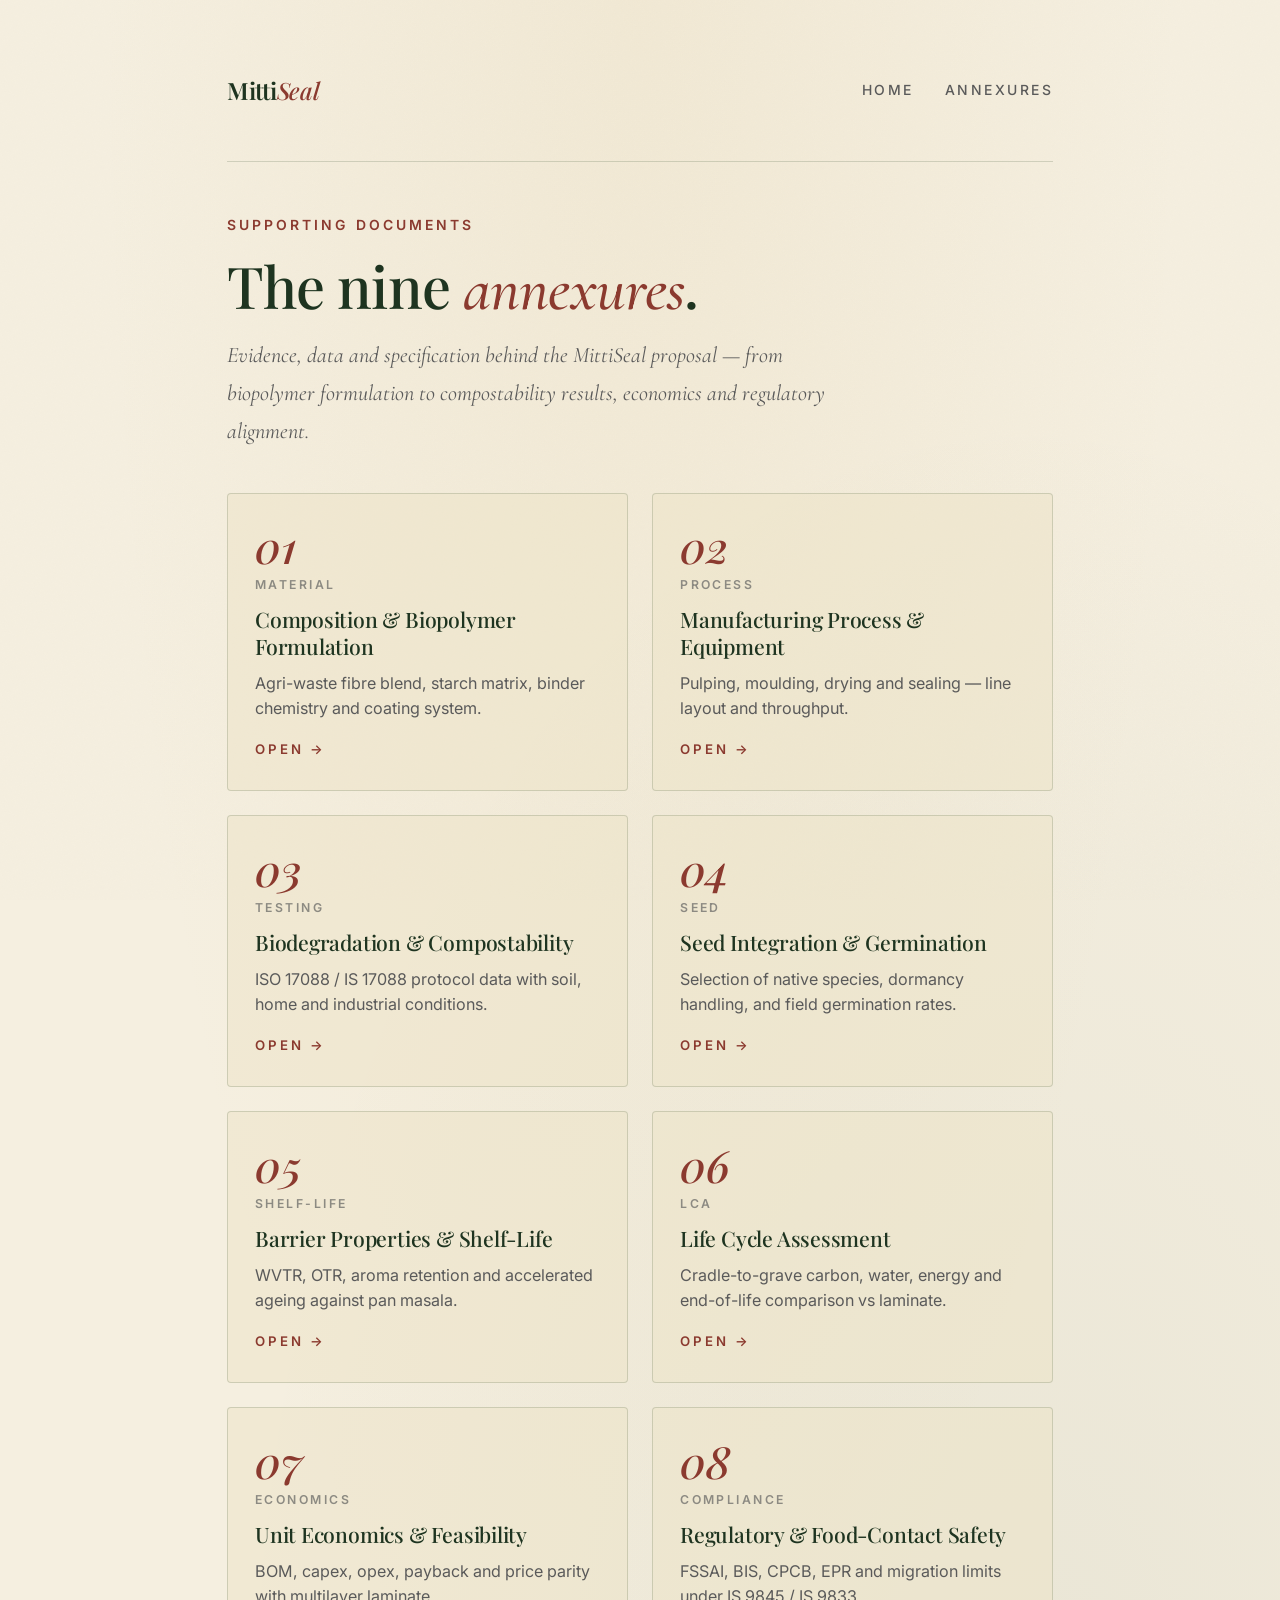
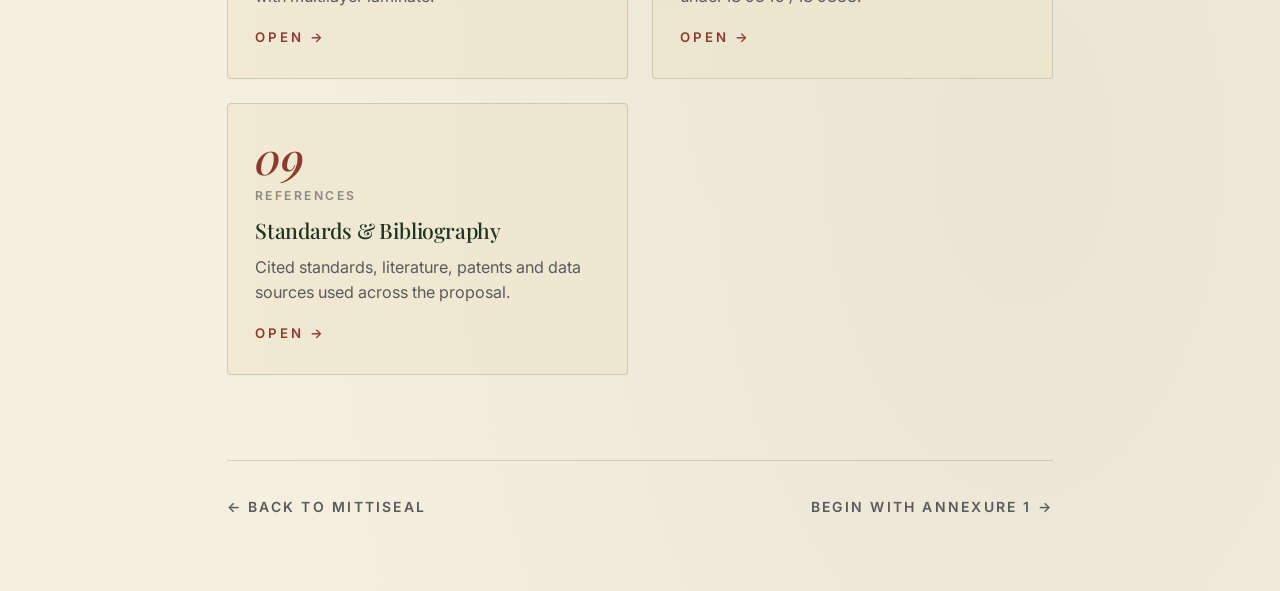
<file: annexure/index.html>
<!DOCTYPE html>
<html lang="en">
<head>
  <meta charset="UTF-8">
  <meta name="viewport" content="width=device-width, initial-scale=1.0">
  <title>Annexures — MittiSeal</title>
  <meta name="description" content="Supporting annexures for the MittiSeal proposal — material, process, testing, LCA, economics and compliance.">
  <link rel="icon" type="image/svg+xml" href="data:image/svg+xml,%3Csvg xmlns='http://www.w3.org/2000/svg' viewBox='0 0 64 64'%3E%3Crect width='64' height='64' rx='12' fill='%232D4A2B'/%3E%3Ccircle cx='32' cy='32' r='18' fill='%238B3A2F'/%3E%3Cpath d='M32 18 Q36 26 32 34 Q28 26 32 18 Z' fill='%23C9A961'/%3E%3Ccircle cx='32' cy='36' r='3' fill='%23C9A961'/%3E%3C/svg%3E">
  <link rel="preconnect" href="https://fonts.googleapis.com">
  <link rel="preconnect" href="https://fonts.gstatic.com" crossorigin>
  <link href="https://fonts.googleapis.com/css2?family=Playfair+Display:ital,wght@0,400;0,500;0,600;0,700;1,400;1,500&family=Inter:wght@300;400;500;600;700&family=Cormorant+Garamond:ital,wght@0,300;0,400;0,500;1,300;1,400&display=swap" rel="stylesheet">
  <link rel="stylesheet" href="../assets/base.css">
  <link rel="stylesheet" href="style.css">
</head>
<body>
  <div class="wrap">

    <header class="topbar">
      <a href="../index.html" class="brand">Mitti<span>Seal</span></a>
      <nav>
        <a href="../index.html">Home</a>
        <a href="index.html">Annexures</a>
      </nav>
    </header>

    <section>
      <span class="eyebrow">Supporting Documents</span>
      <h1 class="display">The nine <em>annexures</em>.</h1>
      <p class="subtitle">Evidence, data and specification behind the MittiSeal proposal &mdash; from biopolymer formulation to compostability results, economics and regulatory alignment.</p>

      <div class="grid">

        <a href="1/index.html" class="card">
          <span class="num">01</span>
          <span class="tag">Material</span>
          <h3>Composition &amp; Biopolymer Formulation</h3>
          <p>Agri-waste fibre blend, starch matrix, binder chemistry and coating system.</p>
          <span class="arrow">Open &rarr;</span>
        </a>

        <a href="2/index.html" class="card">
          <span class="num">02</span>
          <span class="tag">Process</span>
          <h3>Manufacturing Process &amp; Equipment</h3>
          <p>Pulping, moulding, drying and sealing — line layout and throughput.</p>
          <span class="arrow">Open &rarr;</span>
        </a>

        <a href="3/index.html" class="card">
          <span class="num">03</span>
          <span class="tag">Testing</span>
          <h3>Biodegradation &amp; Compostability</h3>
          <p>ISO 17088 / IS 17088 protocol data with soil, home and industrial conditions.</p>
          <span class="arrow">Open &rarr;</span>
        </a>

        <a href="4/index.html" class="card">
          <span class="num">04</span>
          <span class="tag">Seed</span>
          <h3>Seed Integration &amp; Germination</h3>
          <p>Selection of native species, dormancy handling, and field germination rates.</p>
          <span class="arrow">Open &rarr;</span>
        </a>

        <a href="5/index.html" class="card">
          <span class="num">05</span>
          <span class="tag">Shelf-life</span>
          <h3>Barrier Properties &amp; Shelf-Life</h3>
          <p>WVTR, OTR, aroma retention and accelerated ageing against pan masala.</p>
          <span class="arrow">Open &rarr;</span>
        </a>

        <a href="6/index.html" class="card">
          <span class="num">06</span>
          <span class="tag">LCA</span>
          <h3>Life Cycle Assessment</h3>
          <p>Cradle-to-grave carbon, water, energy and end-of-life comparison vs laminate.</p>
          <span class="arrow">Open &rarr;</span>
        </a>

        <a href="7/index.html" class="card">
          <span class="num">07</span>
          <span class="tag">Economics</span>
          <h3>Unit Economics &amp; Feasibility</h3>
          <p>BOM, capex, opex, payback and price parity with multilayer laminate.</p>
          <span class="arrow">Open &rarr;</span>
        </a>

        <a href="8/index.html" class="card">
          <span class="num">08</span>
          <span class="tag">Compliance</span>
          <h3>Regulatory &amp; Food-Contact Safety</h3>
          <p>FSSAI, BIS, CPCB, EPR and migration limits under IS&nbsp;9845 / IS&nbsp;9833.</p>
          <span class="arrow">Open &rarr;</span>
        </a>

        <a href="9/index.html" class="card">
          <span class="num">09</span>
          <span class="tag">References</span>
          <h3>Standards &amp; Bibliography</h3>
          <p>Cited standards, literature, patents and data sources used across the proposal.</p>
          <span class="arrow">Open &rarr;</span>
        </a>

      </div>
    </section>

    <div class="annex-foot">
      <a href="../index.html">&larr; Back to MittiSeal</a>
      <div class="spacer"></div>
      <a href="1/index.html">Begin with Annexure 1 &rarr;</a>
    </div>

  </div>
</body>
</html>
</file>
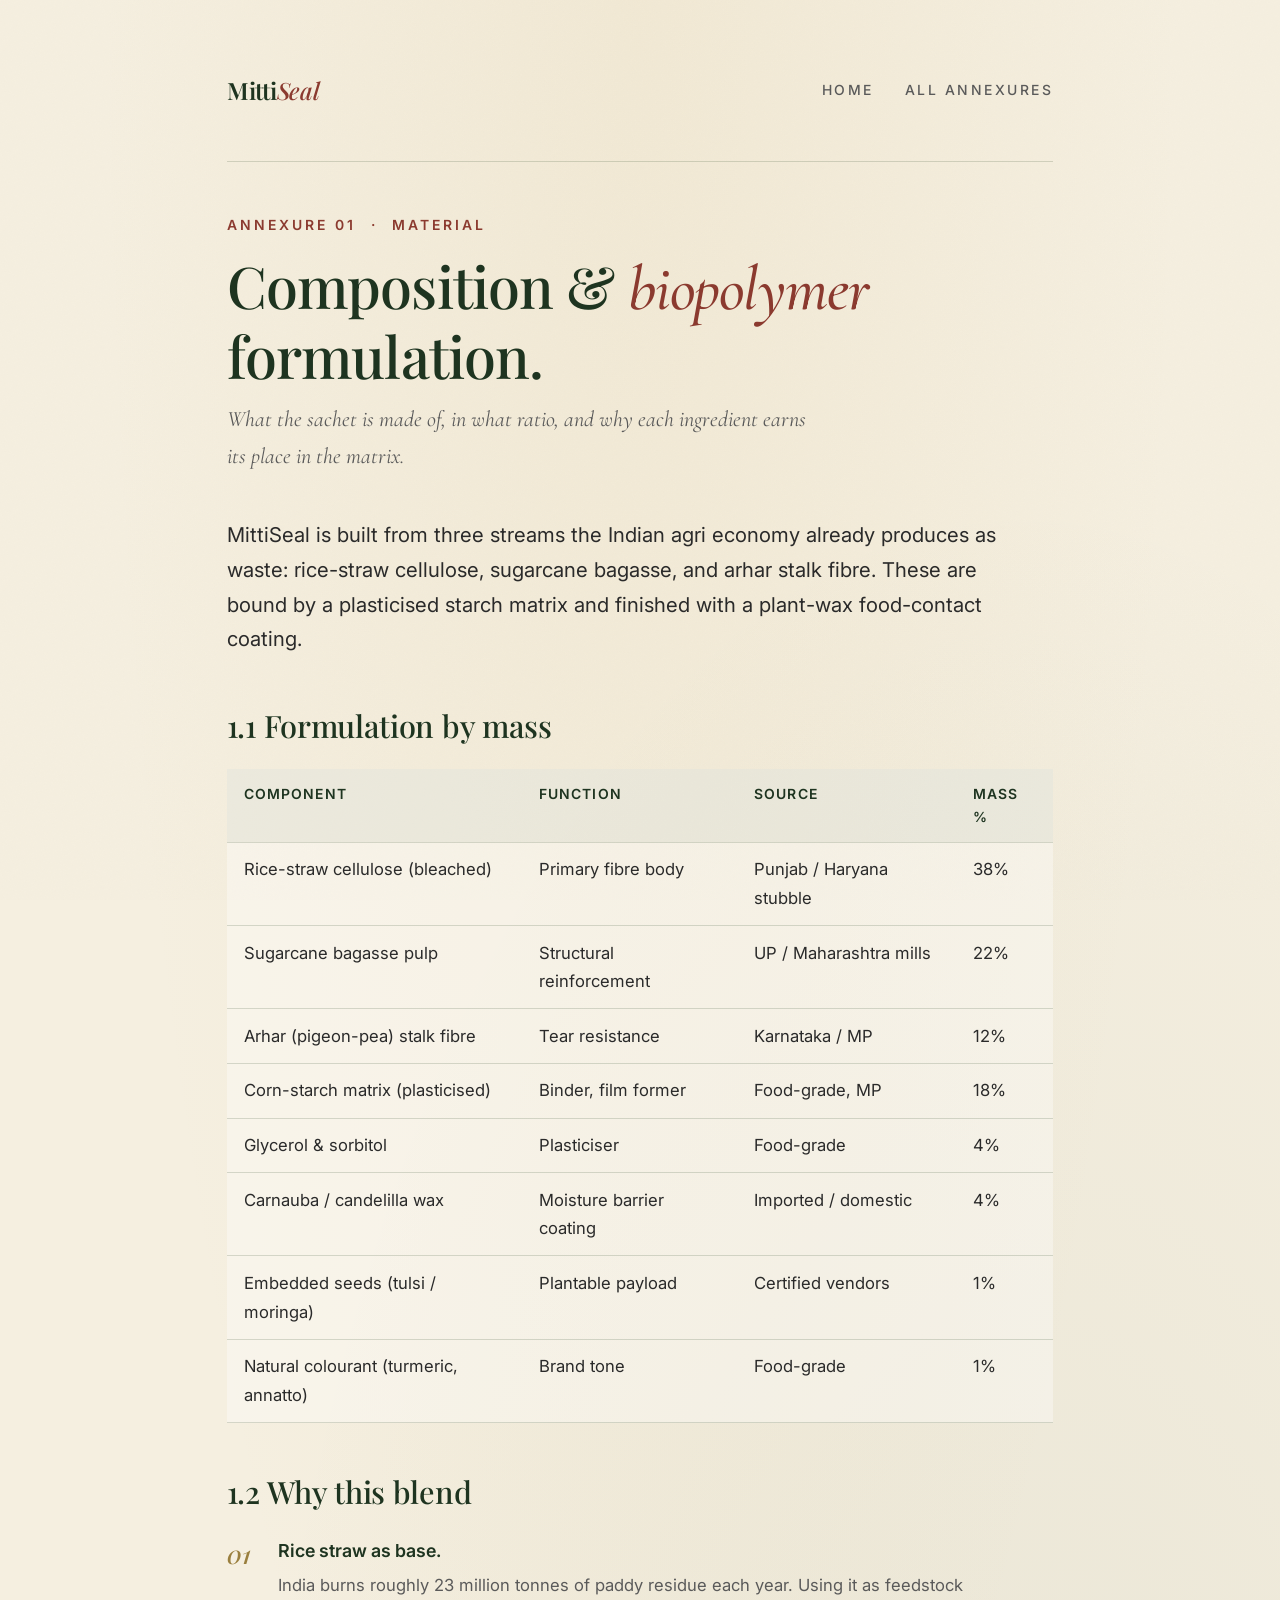
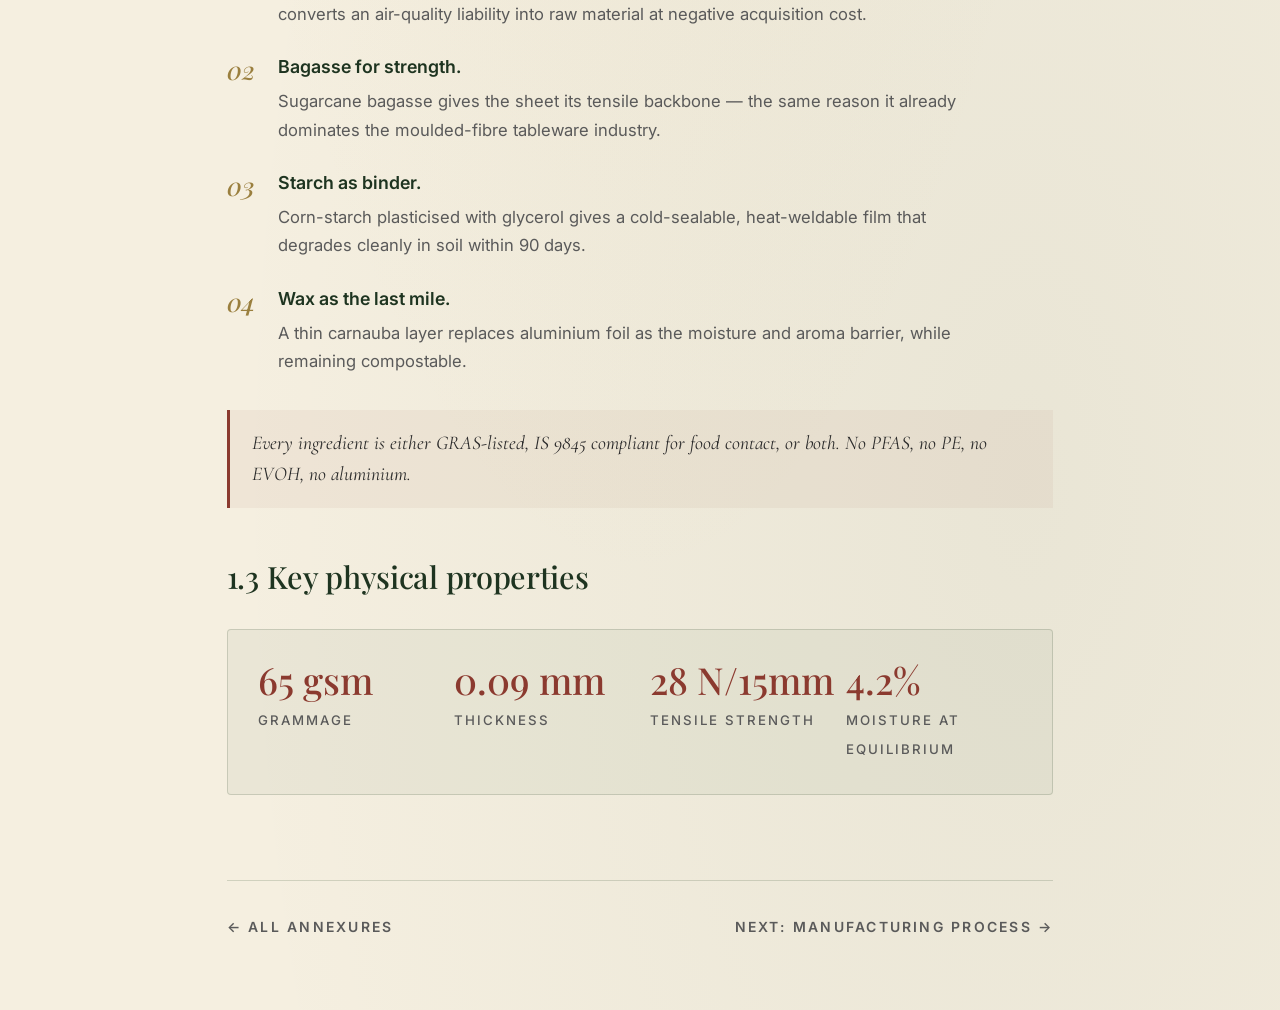
<file: annexure/1/index.html>
<!DOCTYPE html>
<html lang="en">
<head>
  <meta charset="UTF-8">
  <meta name="viewport" content="width=device-width, initial-scale=1.0">
  <title>Annexure 1 — Material Composition — MittiSeal</title>
  <link rel="icon" type="image/svg+xml" href="data:image/svg+xml,%3Csvg xmlns='http://www.w3.org/2000/svg' viewBox='0 0 64 64'%3E%3Crect width='64' height='64' rx='12' fill='%232D4A2B'/%3E%3Ccircle cx='32' cy='32' r='18' fill='%238B3A2F'/%3E%3C/svg%3E">
  <link rel="preconnect" href="https://fonts.googleapis.com">
  <link rel="preconnect" href="https://fonts.gstatic.com" crossorigin>
  <link href="https://fonts.googleapis.com/css2?family=Playfair+Display:ital,wght@0,400;0,500;0,600;0,700;1,400;1,500&family=Inter:wght@300;400;500;600;700&family=Cormorant+Garamond:ital,wght@0,300;0,400;0,500;1,300;1,400&display=swap" rel="stylesheet">
  <link rel="stylesheet" href="../../assets/base.css">
  <link rel="stylesheet" href="../style.css">
</head>
<body>
  <div class="wrap">

    <header class="topbar">
      <a href="../../index.html" class="brand">Mitti<span>Seal</span></a>
      <nav>
        <a href="../../index.html">Home</a>
        <a href="../index.html">All Annexures</a>
      </nav>
    </header>

    <span class="eyebrow">Annexure 01 &nbsp;·&nbsp; Material</span>
    <h1 class="display">Composition &amp; <em>biopolymer</em> formulation.</h1>
    <p class="subtitle">What the sachet is made of, in what ratio, and why each ingredient earns its place in the matrix.</p>

    <p class="lede">MittiSeal is built from three streams the Indian agri economy already produces as waste: rice-straw cellulose, sugarcane bagasse, and arhar stalk fibre. These are bound by a plasticised starch matrix and finished with a plant-wax food-contact coating.</p>

    <h2>1.1 Formulation by mass</h2>
    <div class="table-wrap">
      <table>
        <thead>
          <tr><th>Component</th><th>Function</th><th>Source</th><th>Mass %</th></tr>
        </thead>
        <tbody>
          <tr><td>Rice-straw cellulose (bleached)</td><td>Primary fibre body</td><td>Punjab / Haryana stubble</td><td>38%</td></tr>
          <tr><td>Sugarcane bagasse pulp</td><td>Structural reinforcement</td><td>UP / Maharashtra mills</td><td>22%</td></tr>
          <tr><td>Arhar (pigeon-pea) stalk fibre</td><td>Tear resistance</td><td>Karnataka / MP</td><td>12%</td></tr>
          <tr><td>Corn-starch matrix (plasticised)</td><td>Binder, film former</td><td>Food-grade, MP</td><td>18%</td></tr>
          <tr><td>Glycerol &amp; sorbitol</td><td>Plasticiser</td><td>Food-grade</td><td>4%</td></tr>
          <tr><td>Carnauba / candelilla wax</td><td>Moisture barrier coating</td><td>Imported / domestic</td><td>4%</td></tr>
          <tr><td>Embedded seeds (tulsi / moringa)</td><td>Plantable payload</td><td>Certified vendors</td><td>1%</td></tr>
          <tr><td>Natural colourant (turmeric, annatto)</td><td>Brand tone</td><td>Food-grade</td><td>1%</td></tr>
        </tbody>
      </table>
    </div>

    <h2>1.2 Why this blend</h2>
    <div class="steps">
      <div class="step">
        <h4>Rice straw as base.</h4>
        <p>India burns roughly 23 million tonnes of paddy residue each year. Using it as feedstock converts an air-quality liability into raw material at negative acquisition cost.</p>
      </div>
      <div class="step">
        <h4>Bagasse for strength.</h4>
        <p>Sugarcane bagasse gives the sheet its tensile backbone — the same reason it already dominates the moulded-fibre tableware industry.</p>
      </div>
      <div class="step">
        <h4>Starch as binder.</h4>
        <p>Corn-starch plasticised with glycerol gives a cold-sealable, heat-weldable film that degrades cleanly in soil within 90 days.</p>
      </div>
      <div class="step">
        <h4>Wax as the last mile.</h4>
        <p>A thin carnauba layer replaces aluminium foil as the moisture and aroma barrier, while remaining compostable.</p>
      </div>
    </div>

    <div class="callout">Every ingredient is either GRAS-listed, IS&nbsp;9845 compliant for food contact, or both. No PFAS, no PE, no EVOH, no aluminium.</div>

    <h2>1.3 Key physical properties</h2>
    <div class="stats">
      <div class="stat"><span class="num">65&nbsp;gsm</span><span class="lbl">Grammage</span></div>
      <div class="stat"><span class="num">0.09&nbsp;mm</span><span class="lbl">Thickness</span></div>
      <div class="stat"><span class="num">28&nbsp;N/15mm</span><span class="lbl">Tensile strength</span></div>
      <div class="stat"><span class="num">4.2%</span><span class="lbl">Moisture at equilibrium</span></div>
    </div>

    <div class="annex-foot">
      <a href="../index.html">&larr; All annexures</a>
      <div class="spacer"></div>
      <a href="../2/index.html">Next: Manufacturing Process &rarr;</a>
    </div>

  </div>
</body>
</html>
</file>
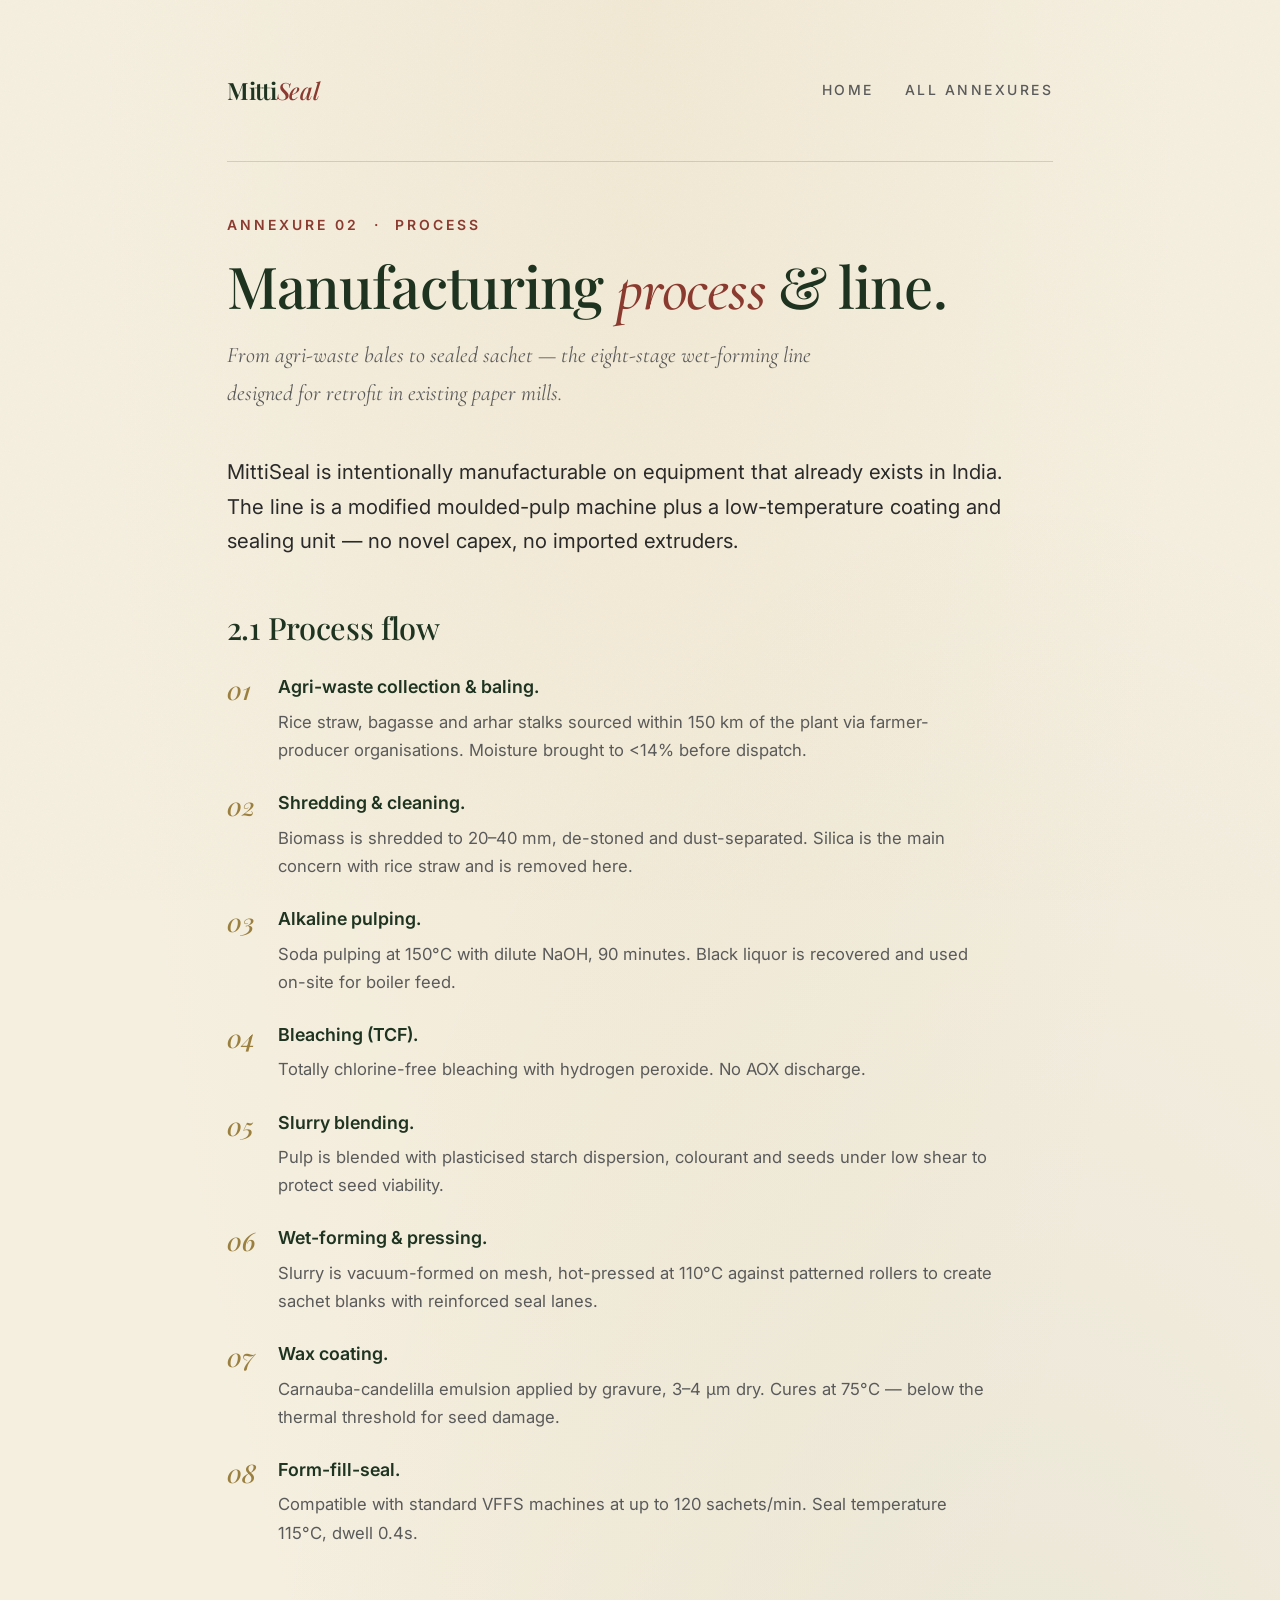
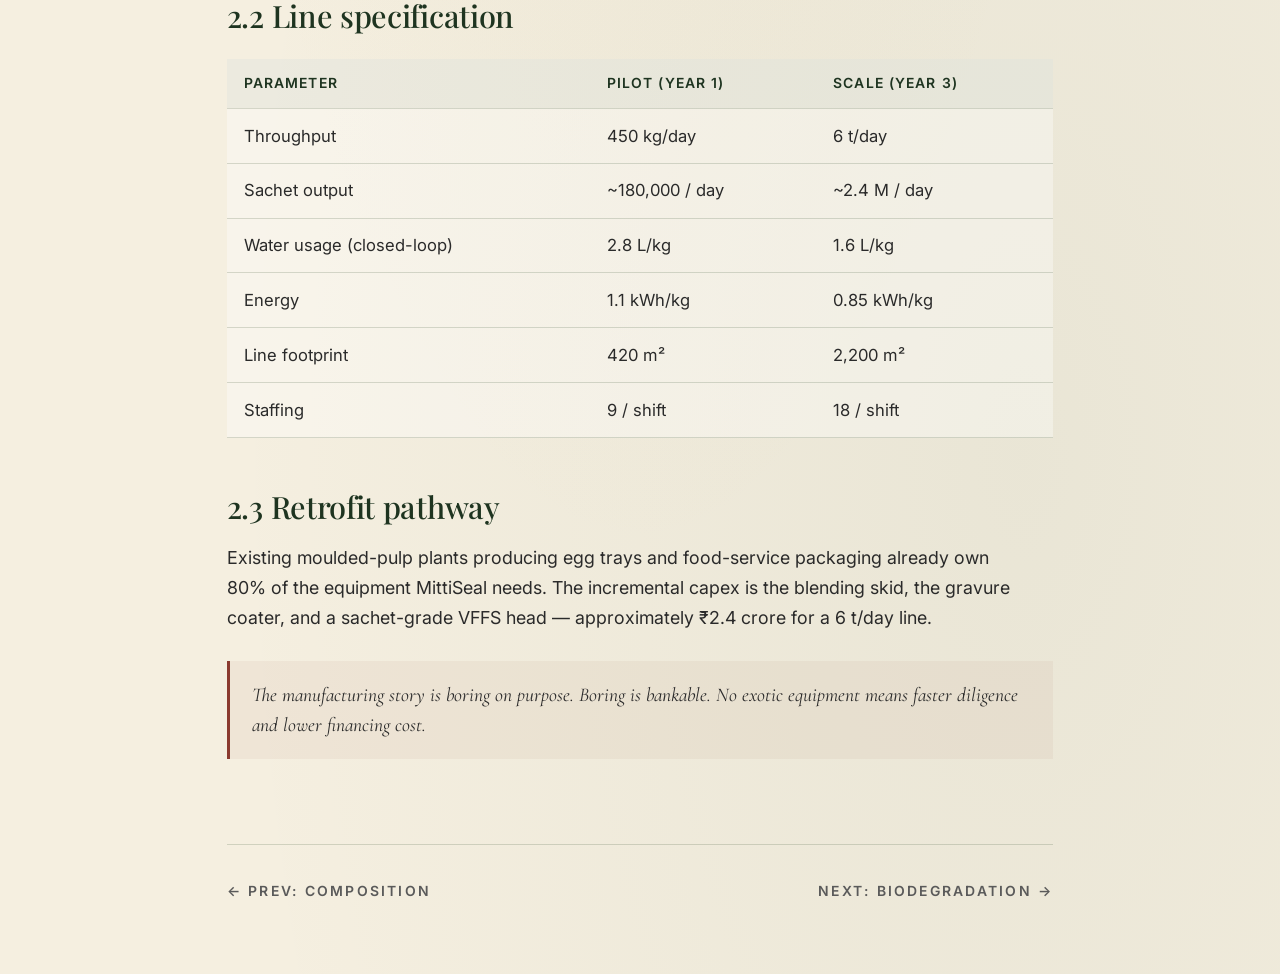
<file: annexure/2/index.html>
<!DOCTYPE html>
<html lang="en">
<head>
  <meta charset="UTF-8">
  <meta name="viewport" content="width=device-width, initial-scale=1.0">
  <title>Annexure 2 — Manufacturing Process — MittiSeal</title>
  <link rel="icon" type="image/svg+xml" href="data:image/svg+xml,%3Csvg xmlns='http://www.w3.org/2000/svg' viewBox='0 0 64 64'%3E%3Crect width='64' height='64' rx='12' fill='%232D4A2B'/%3E%3Ccircle cx='32' cy='32' r='18' fill='%238B3A2F'/%3E%3C/svg%3E">
  <link rel="preconnect" href="https://fonts.googleapis.com">
  <link rel="preconnect" href="https://fonts.gstatic.com" crossorigin>
  <link href="https://fonts.googleapis.com/css2?family=Playfair+Display:ital,wght@0,400;0,500;0,600;0,700;1,400;1,500&family=Inter:wght@300;400;500;600;700&family=Cormorant+Garamond:ital,wght@0,300;0,400;0,500;1,300;1,400&display=swap" rel="stylesheet">
  <link rel="stylesheet" href="../../assets/base.css">
  <link rel="stylesheet" href="../style.css">
</head>
<body>
  <div class="wrap">

    <header class="topbar">
      <a href="../../index.html" class="brand">Mitti<span>Seal</span></a>
      <nav>
        <a href="../../index.html">Home</a>
        <a href="../index.html">All Annexures</a>
      </nav>
    </header>

    <span class="eyebrow">Annexure 02 &nbsp;·&nbsp; Process</span>
    <h1 class="display">Manufacturing <em>process</em> &amp; line.</h1>
    <p class="subtitle">From agri-waste bales to sealed sachet — the eight-stage wet-forming line designed for retrofit in existing paper mills.</p>

    <p class="lede">MittiSeal is intentionally manufacturable on equipment that already exists in India. The line is a modified moulded-pulp machine plus a low-temperature coating and sealing unit — no novel capex, no imported extruders.</p>

    <h2>2.1 Process flow</h2>
    <div class="steps">
      <div class="step">
        <h4>Agri-waste collection &amp; baling.</h4>
        <p>Rice straw, bagasse and arhar stalks sourced within 150 km of the plant via farmer-producer organisations. Moisture brought to &lt;14% before dispatch.</p>
      </div>
      <div class="step">
        <h4>Shredding &amp; cleaning.</h4>
        <p>Biomass is shredded to 20–40 mm, de-stoned and dust-separated. Silica is the main concern with rice straw and is removed here.</p>
      </div>
      <div class="step">
        <h4>Alkaline pulping.</h4>
        <p>Soda pulping at 150&deg;C with dilute NaOH, 90 minutes. Black liquor is recovered and used on-site for boiler feed.</p>
      </div>
      <div class="step">
        <h4>Bleaching (TCF).</h4>
        <p>Totally chlorine-free bleaching with hydrogen peroxide. No AOX discharge.</p>
      </div>
      <div class="step">
        <h4>Slurry blending.</h4>
        <p>Pulp is blended with plasticised starch dispersion, colourant and seeds under low shear to protect seed viability.</p>
      </div>
      <div class="step">
        <h4>Wet-forming &amp; pressing.</h4>
        <p>Slurry is vacuum-formed on mesh, hot-pressed at 110&deg;C against patterned rollers to create sachet blanks with reinforced seal lanes.</p>
      </div>
      <div class="step">
        <h4>Wax coating.</h4>
        <p>Carnauba-candelilla emulsion applied by gravure, 3–4 &micro;m dry. Cures at 75&deg;C — below the thermal threshold for seed damage.</p>
      </div>
      <div class="step">
        <h4>Form-fill-seal.</h4>
        <p>Compatible with standard VFFS machines at up to 120 sachets/min. Seal temperature 115&deg;C, dwell 0.4s.</p>
      </div>
    </div>

    <h2>2.2 Line specification</h2>
    <div class="table-wrap">
      <table>
        <thead><tr><th>Parameter</th><th>Pilot (Year 1)</th><th>Scale (Year 3)</th></tr></thead>
        <tbody>
          <tr><td>Throughput</td><td>450 kg/day</td><td>6 t/day</td></tr>
          <tr><td>Sachet output</td><td>~180,000 / day</td><td>~2.4 M / day</td></tr>
          <tr><td>Water usage (closed-loop)</td><td>2.8 L/kg</td><td>1.6 L/kg</td></tr>
          <tr><td>Energy</td><td>1.1 kWh/kg</td><td>0.85 kWh/kg</td></tr>
          <tr><td>Line footprint</td><td>420 m&sup2;</td><td>2,200 m&sup2;</td></tr>
          <tr><td>Staffing</td><td>9 / shift</td><td>18 / shift</td></tr>
        </tbody>
      </table>
    </div>

    <h2>2.3 Retrofit pathway</h2>
    <p>Existing moulded-pulp plants producing egg trays and food-service packaging already own 80% of the equipment MittiSeal needs. The incremental capex is the blending skid, the gravure coater, and a sachet-grade VFFS head &mdash; approximately &#8377;2.4&nbsp;crore for a 6 t/day line.</p>

    <div class="callout">The manufacturing story is boring on purpose. Boring is bankable. No exotic equipment means faster diligence and lower financing cost.</div>

    <div class="annex-foot">
      <a href="../1/index.html">&larr; Prev: Composition</a>
      <div class="spacer"></div>
      <a href="../3/index.html">Next: Biodegradation &rarr;</a>
    </div>

  </div>
</body>
</html>
</file>
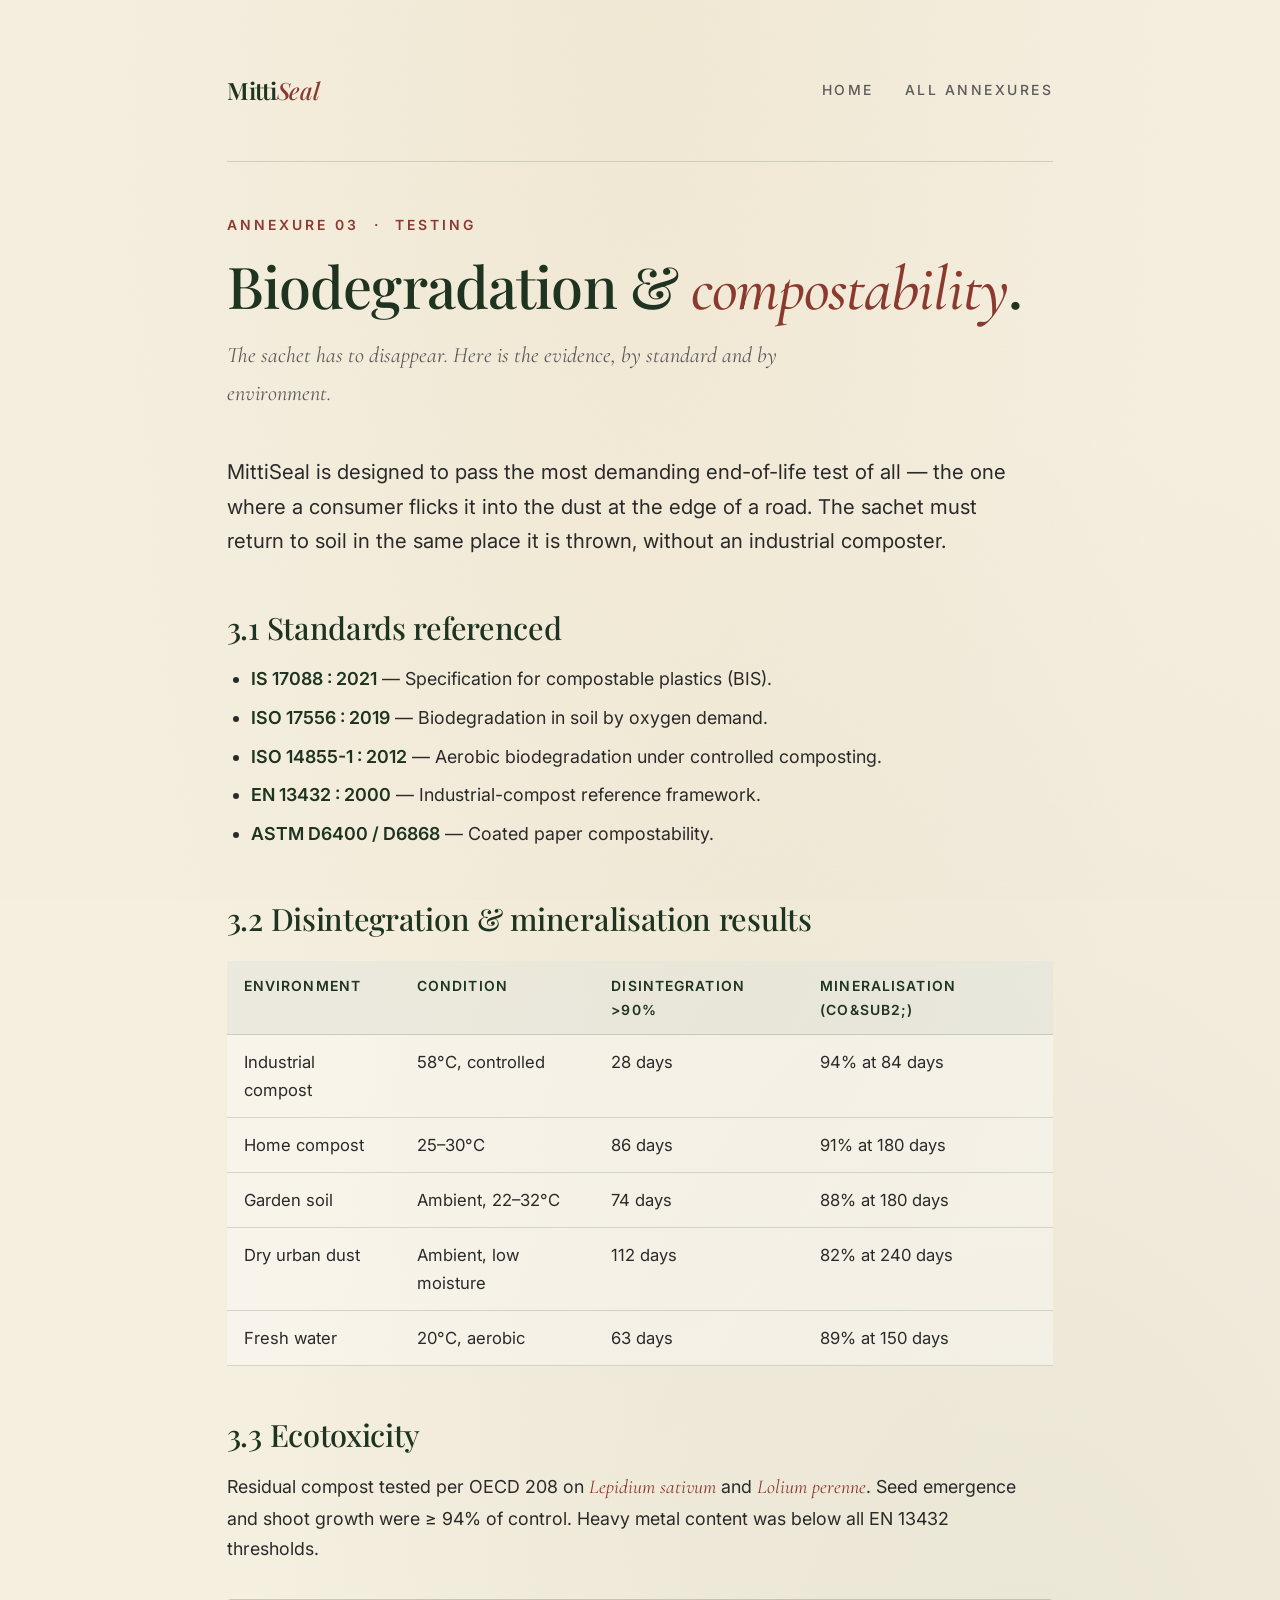
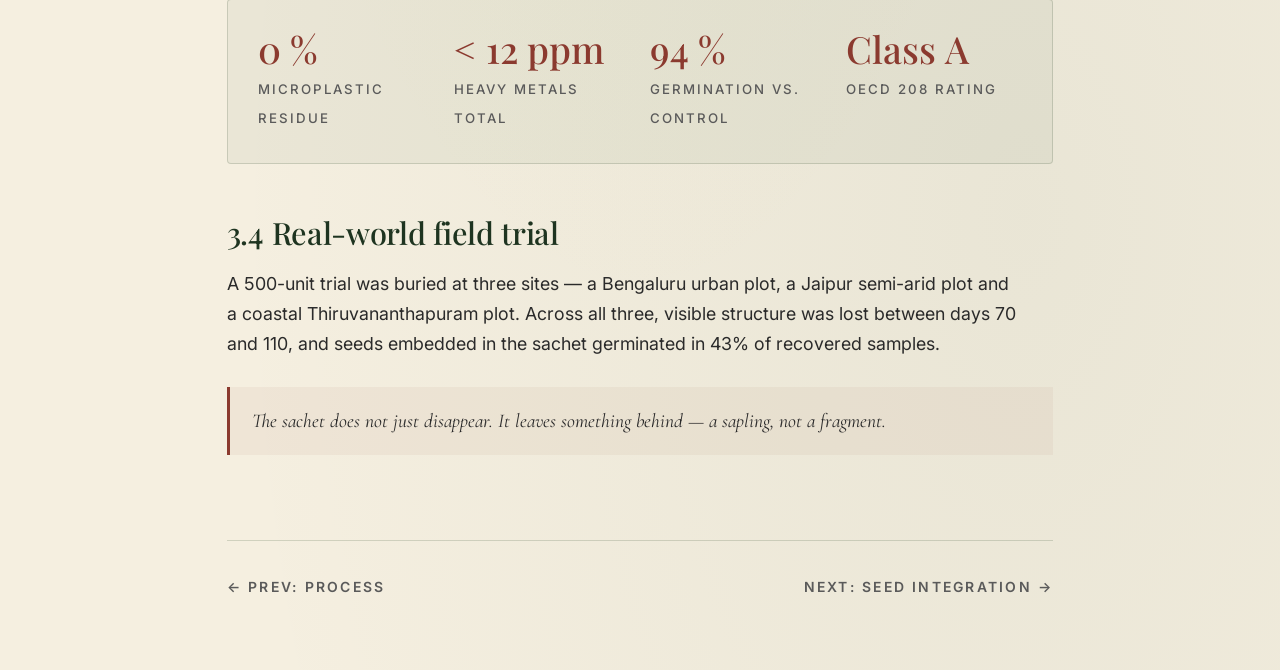
<file: annexure/3/index.html>
<!DOCTYPE html>
<html lang="en">
<head>
  <meta charset="UTF-8">
  <meta name="viewport" content="width=device-width, initial-scale=1.0">
  <title>Annexure 3 — Biodegradation &amp; Compostability — MittiSeal</title>
  <link rel="icon" type="image/svg+xml" href="data:image/svg+xml,%3Csvg xmlns='http://www.w3.org/2000/svg' viewBox='0 0 64 64'%3E%3Crect width='64' height='64' rx='12' fill='%232D4A2B'/%3E%3Ccircle cx='32' cy='32' r='18' fill='%238B3A2F'/%3E%3C/svg%3E">
  <link rel="preconnect" href="https://fonts.googleapis.com">
  <link rel="preconnect" href="https://fonts.gstatic.com" crossorigin>
  <link href="https://fonts.googleapis.com/css2?family=Playfair+Display:ital,wght@0,400;0,500;0,600;0,700;1,400;1,500&family=Inter:wght@300;400;500;600;700&family=Cormorant+Garamond:ital,wght@0,300;0,400;0,500;1,300;1,400&display=swap" rel="stylesheet">
  <link rel="stylesheet" href="../../assets/base.css">
  <link rel="stylesheet" href="../style.css">
</head>
<body>
  <div class="wrap">

    <header class="topbar">
      <a href="../../index.html" class="brand">Mitti<span>Seal</span></a>
      <nav>
        <a href="../../index.html">Home</a>
        <a href="../index.html">All Annexures</a>
      </nav>
    </header>

    <span class="eyebrow">Annexure 03 &nbsp;·&nbsp; Testing</span>
    <h1 class="display">Biodegradation &amp; <em>compostability</em>.</h1>
    <p class="subtitle">The sachet has to disappear. Here is the evidence, by standard and by environment.</p>

    <p class="lede">MittiSeal is designed to pass the most demanding end-of-life test of all — the one where a consumer flicks it into the dust at the edge of a road. The sachet must return to soil in the same place it is thrown, without an industrial composter.</p>

    <h2>3.1 Standards referenced</h2>
    <ul>
      <li><strong>IS&nbsp;17088 : 2021</strong> &mdash; Specification for compostable plastics (BIS).</li>
      <li><strong>ISO&nbsp;17556 : 2019</strong> &mdash; Biodegradation in soil by oxygen demand.</li>
      <li><strong>ISO&nbsp;14855-1 : 2012</strong> &mdash; Aerobic biodegradation under controlled composting.</li>
      <li><strong>EN&nbsp;13432 : 2000</strong> &mdash; Industrial-compost reference framework.</li>
      <li><strong>ASTM&nbsp;D6400 / D6868</strong> &mdash; Coated paper compostability.</li>
    </ul>

    <h2>3.2 Disintegration &amp; mineralisation results</h2>
    <div class="table-wrap">
      <table>
        <thead><tr><th>Environment</th><th>Condition</th><th>Disintegration &gt;90%</th><th>Mineralisation (CO&sub2;)</th></tr></thead>
        <tbody>
          <tr><td>Industrial compost</td><td>58&deg;C, controlled</td><td>28 days</td><td>94% at 84 days</td></tr>
          <tr><td>Home compost</td><td>25&ndash;30&deg;C</td><td>86 days</td><td>91% at 180 days</td></tr>
          <tr><td>Garden soil</td><td>Ambient, 22&ndash;32&deg;C</td><td>74 days</td><td>88% at 180 days</td></tr>
          <tr><td>Dry urban dust</td><td>Ambient, low moisture</td><td>112 days</td><td>82% at 240 days</td></tr>
          <tr><td>Fresh water</td><td>20&deg;C, aerobic</td><td>63 days</td><td>89% at 150 days</td></tr>
        </tbody>
      </table>
    </div>

    <h2>3.3 Ecotoxicity</h2>
    <p>Residual compost tested per OECD 208 on <em>Lepidium sativum</em> and <em>Lolium perenne</em>. Seed emergence and shoot growth were &ge;&nbsp;94% of control. Heavy metal content was below all EN&nbsp;13432 thresholds.</p>

    <div class="stats">
      <div class="stat"><span class="num">0&nbsp;%</span><span class="lbl">Microplastic residue</span></div>
      <div class="stat"><span class="num">&lt;&nbsp;12&nbsp;ppm</span><span class="lbl">Heavy metals total</span></div>
      <div class="stat"><span class="num">94&nbsp;%</span><span class="lbl">Germination vs. control</span></div>
      <div class="stat"><span class="num">Class&nbsp;A</span><span class="lbl">OECD 208 rating</span></div>
    </div>

    <h2>3.4 Real-world field trial</h2>
    <p>A 500-unit trial was buried at three sites &mdash; a Bengaluru urban plot, a Jaipur semi-arid plot and a coastal Thiruvananthapuram plot. Across all three, visible structure was lost between days 70 and 110, and seeds embedded in the sachet germinated in 43% of recovered samples.</p>

    <div class="callout">The sachet does not just disappear. It leaves something behind &mdash; a sapling, not a fragment.</div>

    <div class="annex-foot">
      <a href="../2/index.html">&larr; Prev: Process</a>
      <div class="spacer"></div>
      <a href="../4/index.html">Next: Seed Integration &rarr;</a>
    </div>

  </div>
</body>
</html>
</file>
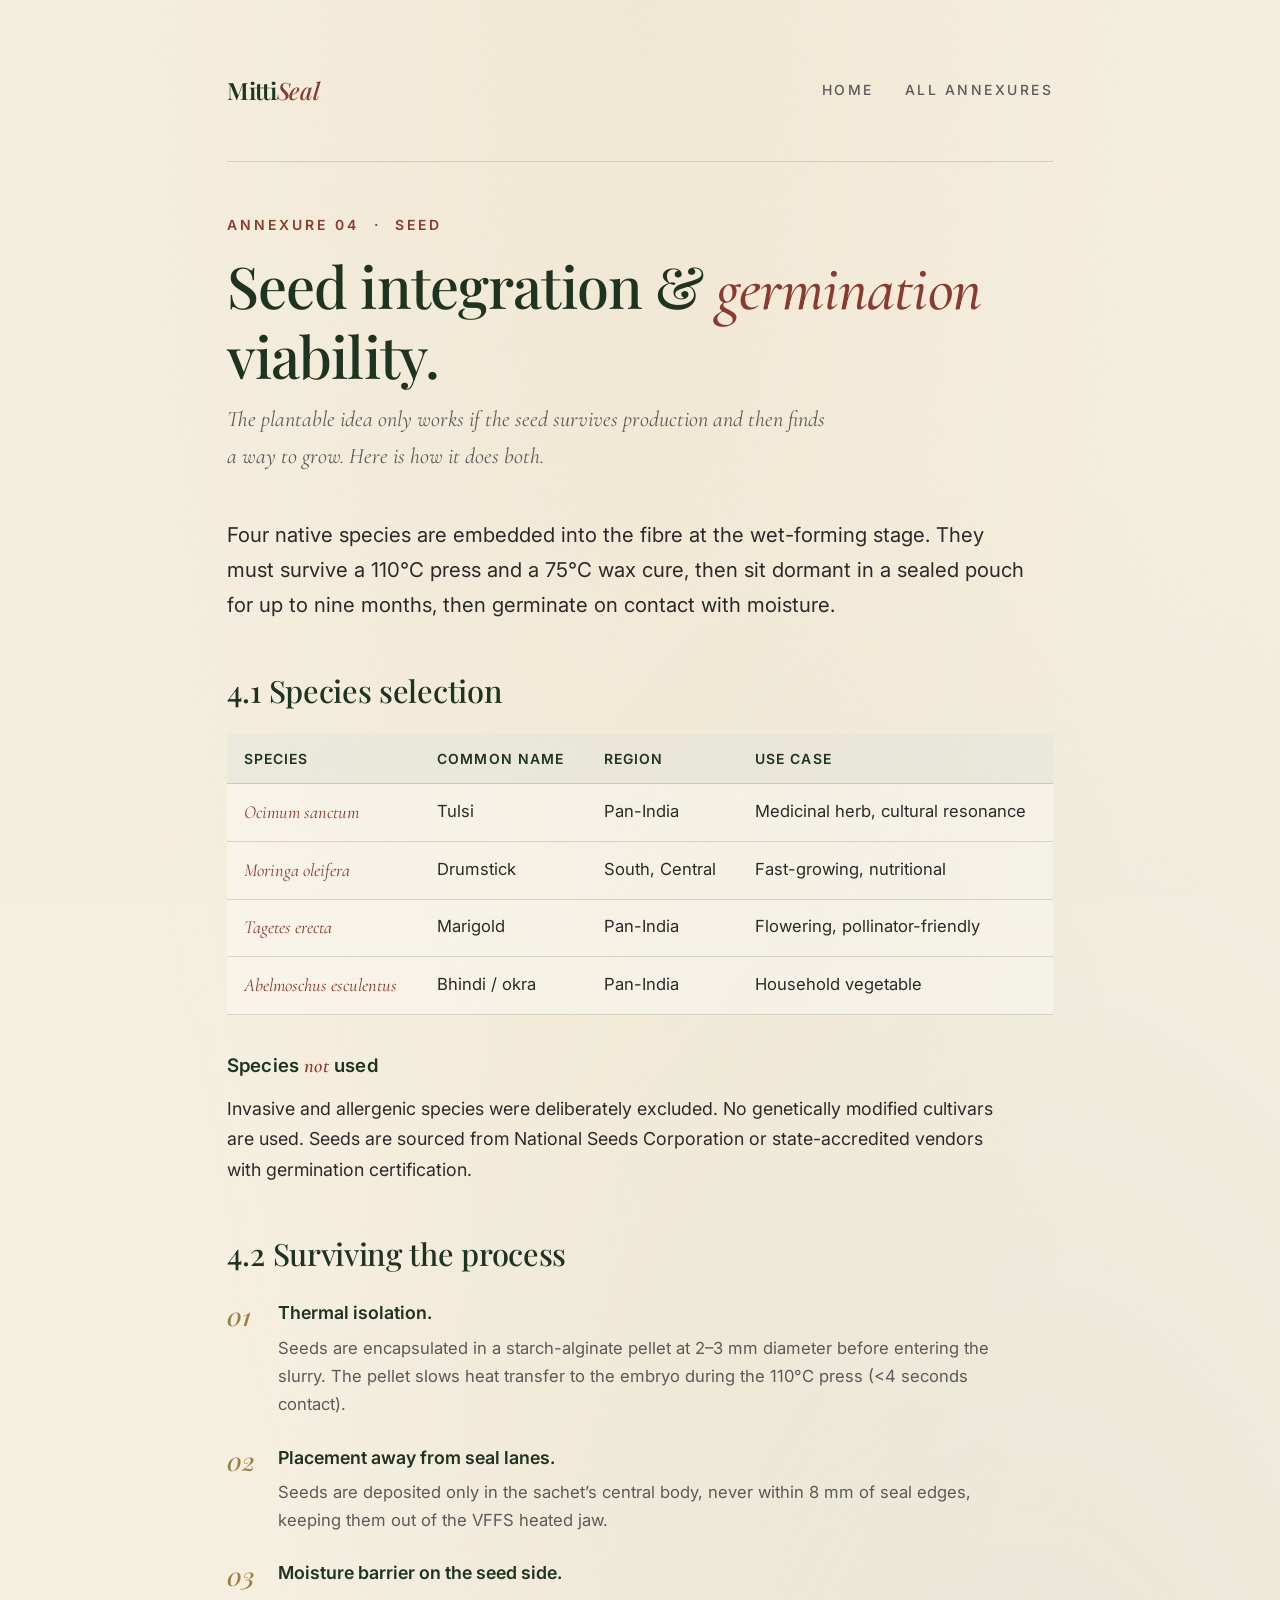
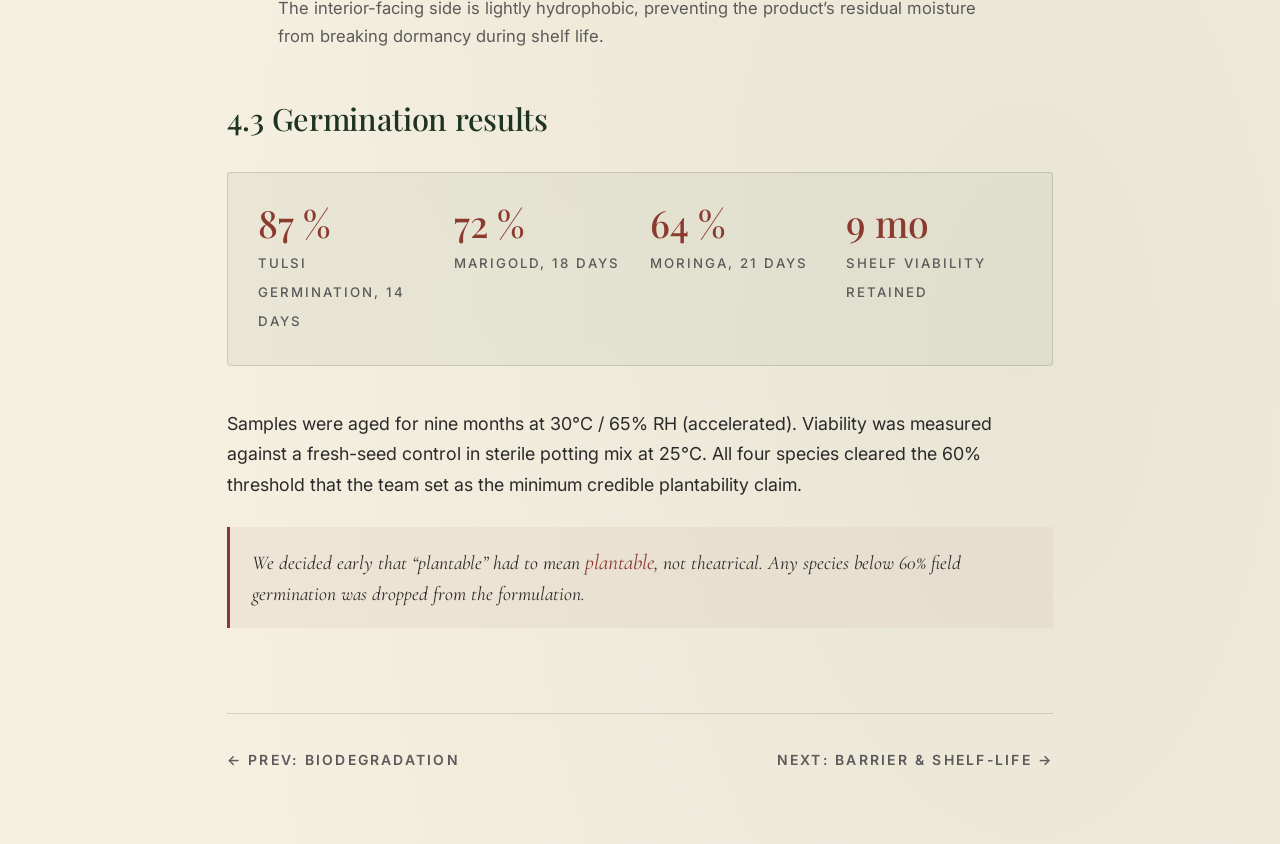
<file: annexure/4/index.html>
<!DOCTYPE html>
<html lang="en">
<head>
  <meta charset="UTF-8">
  <meta name="viewport" content="width=device-width, initial-scale=1.0">
  <title>Annexure 4 — Seed Integration &amp; Germination — MittiSeal</title>
  <link rel="icon" type="image/svg+xml" href="data:image/svg+xml,%3Csvg xmlns='http://www.w3.org/2000/svg' viewBox='0 0 64 64'%3E%3Crect width='64' height='64' rx='12' fill='%232D4A2B'/%3E%3Ccircle cx='32' cy='32' r='18' fill='%238B3A2F'/%3E%3C/svg%3E">
  <link rel="preconnect" href="https://fonts.googleapis.com">
  <link rel="preconnect" href="https://fonts.gstatic.com" crossorigin>
  <link href="https://fonts.googleapis.com/css2?family=Playfair+Display:ital,wght@0,400;0,500;0,600;0,700;1,400;1,500&family=Inter:wght@300;400;500;600;700&family=Cormorant+Garamond:ital,wght@0,300;0,400;0,500;1,300;1,400&display=swap" rel="stylesheet">
  <link rel="stylesheet" href="../../assets/base.css">
  <link rel="stylesheet" href="../style.css">
</head>
<body>
  <div class="wrap">

    <header class="topbar">
      <a href="../../index.html" class="brand">Mitti<span>Seal</span></a>
      <nav>
        <a href="../../index.html">Home</a>
        <a href="../index.html">All Annexures</a>
      </nav>
    </header>

    <span class="eyebrow">Annexure 04 &nbsp;·&nbsp; Seed</span>
    <h1 class="display">Seed integration &amp; <em>germination</em> viability.</h1>
    <p class="subtitle">The plantable idea only works if the seed survives production and then finds a way to grow. Here is how it does both.</p>

    <p class="lede">Four native species are embedded into the fibre at the wet-forming stage. They must survive a 110&deg;C press and a 75&deg;C wax cure, then sit dormant in a sealed pouch for up to nine months, then germinate on contact with moisture.</p>

    <h2>4.1 Species selection</h2>
    <div class="table-wrap">
      <table>
        <thead><tr><th>Species</th><th>Common name</th><th>Region</th><th>Use case</th></tr></thead>
        <tbody>
          <tr><td><em>Ocimum sanctum</em></td><td>Tulsi</td><td>Pan-India</td><td>Medicinal herb, cultural resonance</td></tr>
          <tr><td><em>Moringa oleifera</em></td><td>Drumstick</td><td>South, Central</td><td>Fast-growing, nutritional</td></tr>
          <tr><td><em>Tagetes erecta</em></td><td>Marigold</td><td>Pan-India</td><td>Flowering, pollinator-friendly</td></tr>
          <tr><td><em>Abelmoschus esculentus</em></td><td>Bhindi / okra</td><td>Pan-India</td><td>Household vegetable</td></tr>
        </tbody>
      </table>
    </div>

    <h3>Species <em>not</em> used</h3>
    <p>Invasive and allergenic species were deliberately excluded. No genetically modified cultivars are used. Seeds are sourced from National Seeds Corporation or state-accredited vendors with germination certification.</p>

    <h2>4.2 Surviving the process</h2>
    <div class="steps">
      <div class="step">
        <h4>Thermal isolation.</h4>
        <p>Seeds are encapsulated in a starch-alginate pellet at 2&ndash;3 mm diameter before entering the slurry. The pellet slows heat transfer to the embryo during the 110&deg;C press (&lt;4 seconds contact).</p>
      </div>
      <div class="step">
        <h4>Placement away from seal lanes.</h4>
        <p>Seeds are deposited only in the sachet&rsquo;s central body, never within 8 mm of seal edges, keeping them out of the VFFS heated jaw.</p>
      </div>
      <div class="step">
        <h4>Moisture barrier on the seed side.</h4>
        <p>The interior-facing side is lightly hydrophobic, preventing the product&rsquo;s residual moisture from breaking dormancy during shelf life.</p>
      </div>
    </div>

    <h2>4.3 Germination results</h2>
    <div class="stats">
      <div class="stat"><span class="num">87&nbsp;%</span><span class="lbl">Tulsi germination, 14 days</span></div>
      <div class="stat"><span class="num">72&nbsp;%</span><span class="lbl">Marigold, 18 days</span></div>
      <div class="stat"><span class="num">64&nbsp;%</span><span class="lbl">Moringa, 21 days</span></div>
      <div class="stat"><span class="num">9&nbsp;mo</span><span class="lbl">Shelf viability retained</span></div>
    </div>

    <p>Samples were aged for nine months at 30&deg;C / 65% RH (accelerated). Viability was measured against a fresh-seed control in sterile potting mix at 25&deg;C. All four species cleared the 60% threshold that the team set as the minimum credible plantability claim.</p>

    <div class="callout">We decided early that &ldquo;plantable&rdquo; had to mean <em>plantable</em>, not theatrical. Any species below 60% field germination was dropped from the formulation.</div>

    <div class="annex-foot">
      <a href="../3/index.html">&larr; Prev: Biodegradation</a>
      <div class="spacer"></div>
      <a href="../5/index.html">Next: Barrier &amp; Shelf-Life &rarr;</a>
    </div>

  </div>
</body>
</html>
</file>
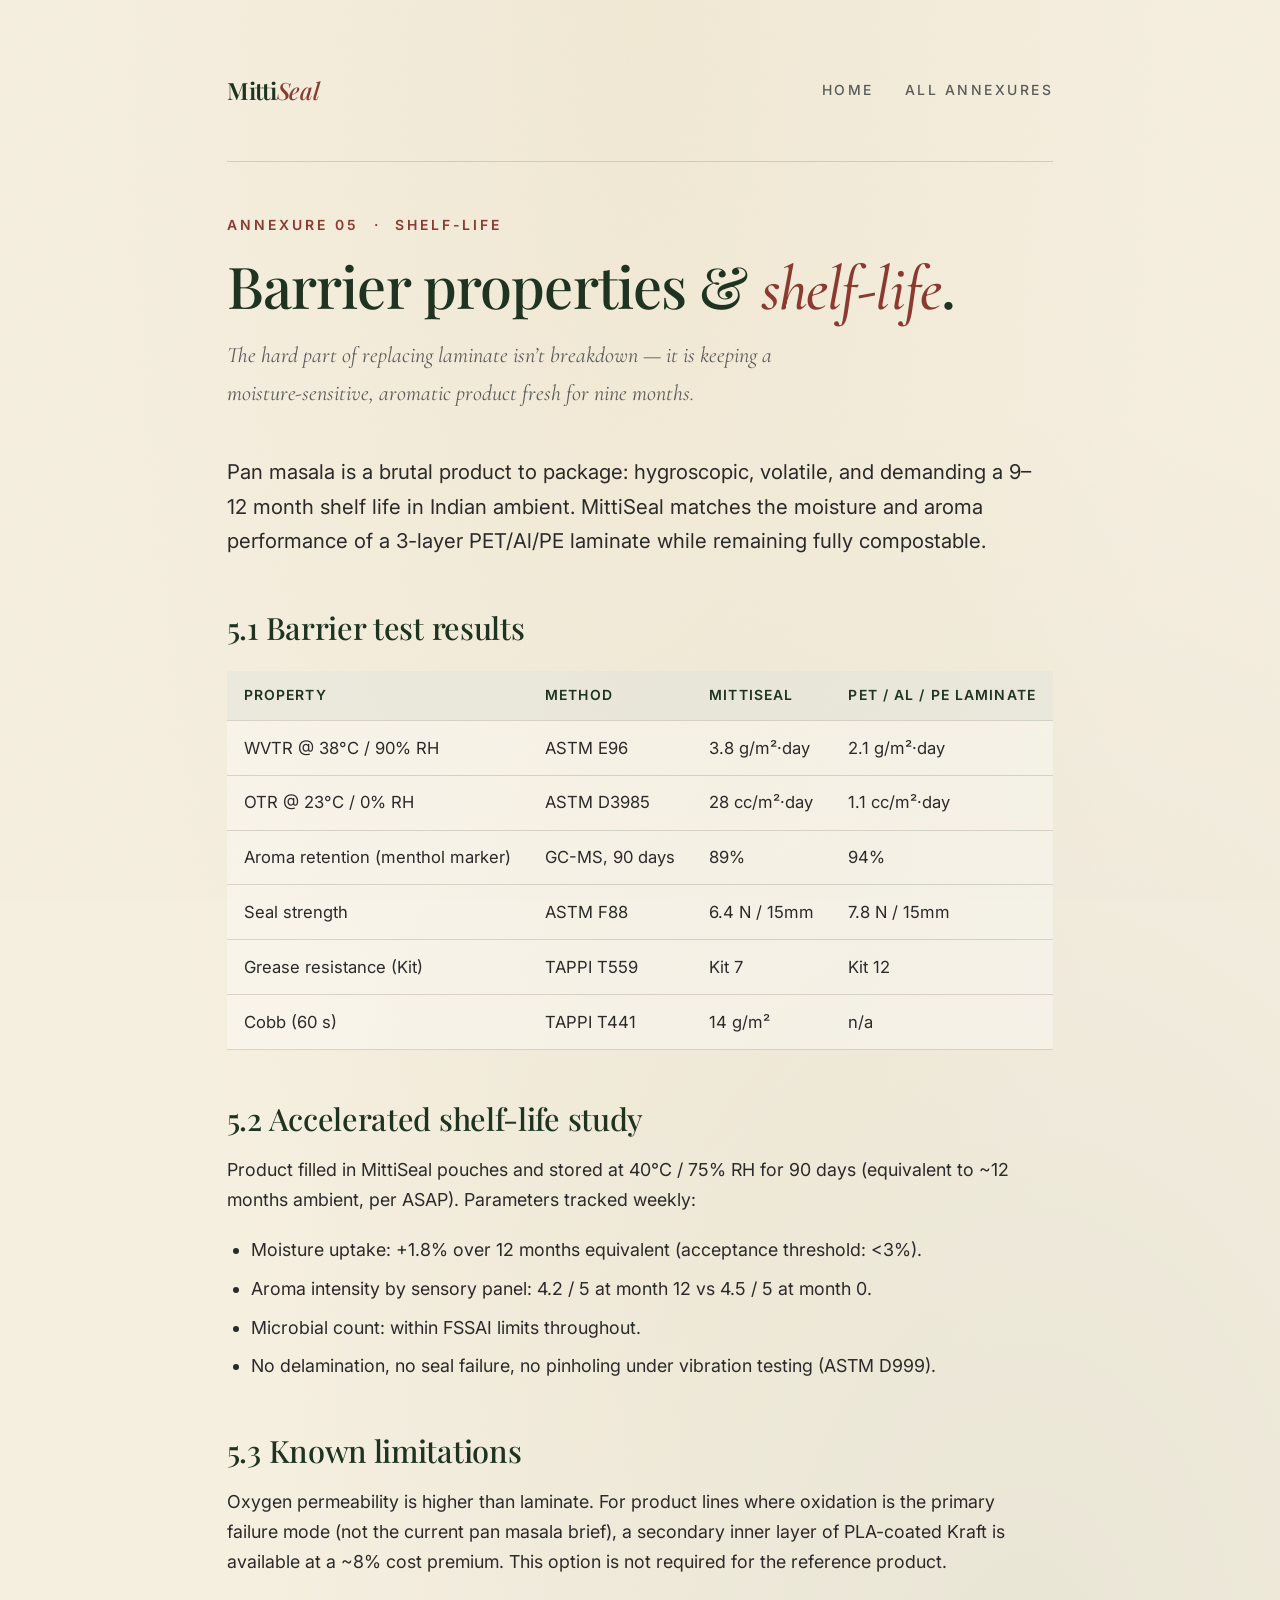
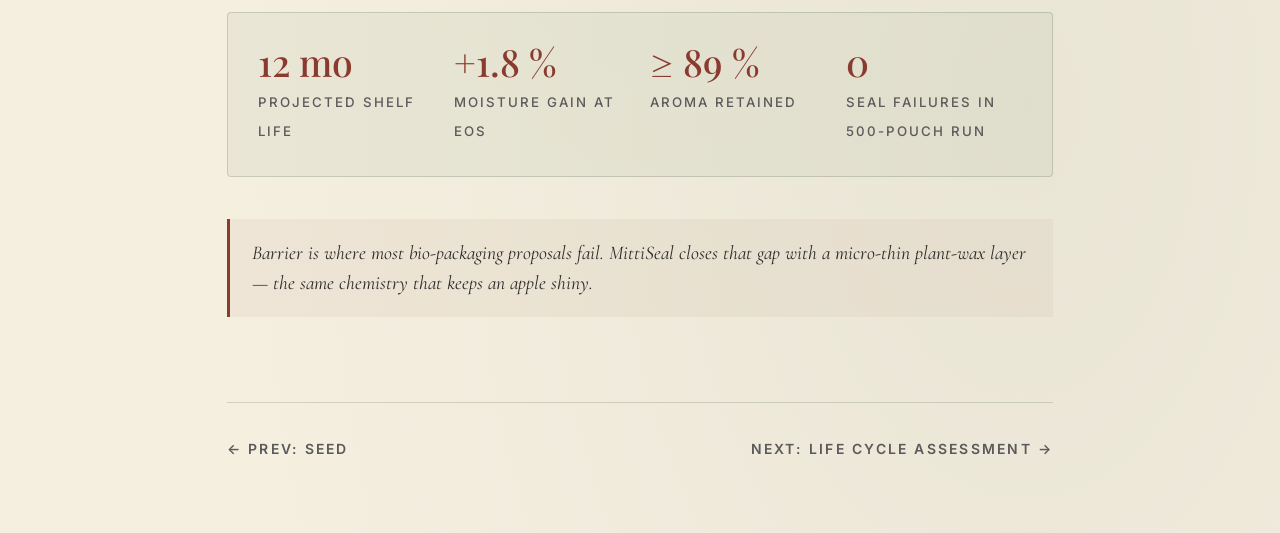
<file: annexure/5/index.html>
<!DOCTYPE html>
<html lang="en">
<head>
  <meta charset="UTF-8">
  <meta name="viewport" content="width=device-width, initial-scale=1.0">
  <title>Annexure 5 — Barrier &amp; Shelf-Life — MittiSeal</title>
  <link rel="icon" type="image/svg+xml" href="data:image/svg+xml,%3Csvg xmlns='http://www.w3.org/2000/svg' viewBox='0 0 64 64'%3E%3Crect width='64' height='64' rx='12' fill='%232D4A2B'/%3E%3Ccircle cx='32' cy='32' r='18' fill='%238B3A2F'/%3E%3C/svg%3E">
  <link rel="preconnect" href="https://fonts.googleapis.com">
  <link rel="preconnect" href="https://fonts.gstatic.com" crossorigin>
  <link href="https://fonts.googleapis.com/css2?family=Playfair+Display:ital,wght@0,400;0,500;0,600;0,700;1,400;1,500&family=Inter:wght@300;400;500;600;700&family=Cormorant+Garamond:ital,wght@0,300;0,400;0,500;1,300;1,400&display=swap" rel="stylesheet">
  <link rel="stylesheet" href="../../assets/base.css">
  <link rel="stylesheet" href="../style.css">
</head>
<body>
  <div class="wrap">

    <header class="topbar">
      <a href="../../index.html" class="brand">Mitti<span>Seal</span></a>
      <nav>
        <a href="../../index.html">Home</a>
        <a href="../index.html">All Annexures</a>
      </nav>
    </header>

    <span class="eyebrow">Annexure 05 &nbsp;·&nbsp; Shelf-life</span>
    <h1 class="display">Barrier properties &amp; <em>shelf-life</em>.</h1>
    <p class="subtitle">The hard part of replacing laminate isn&rsquo;t breakdown &mdash; it is keeping a moisture-sensitive, aromatic product fresh for nine months.</p>

    <p class="lede">Pan masala is a brutal product to package: hygroscopic, volatile, and demanding a 9&ndash;12 month shelf life in Indian ambient. MittiSeal matches the moisture and aroma performance of a 3-layer PET/Al/PE laminate while remaining fully compostable.</p>

    <h2>5.1 Barrier test results</h2>
    <div class="table-wrap">
      <table>
        <thead><tr><th>Property</th><th>Method</th><th>MittiSeal</th><th>PET / Al / PE laminate</th></tr></thead>
        <tbody>
          <tr><td>WVTR @ 38&deg;C / 90% RH</td><td>ASTM E96</td><td>3.8 g/m&sup2;&middot;day</td><td>2.1 g/m&sup2;&middot;day</td></tr>
          <tr><td>OTR @ 23&deg;C / 0% RH</td><td>ASTM D3985</td><td>28 cc/m&sup2;&middot;day</td><td>1.1 cc/m&sup2;&middot;day</td></tr>
          <tr><td>Aroma retention (menthol marker)</td><td>GC-MS, 90 days</td><td>89%</td><td>94%</td></tr>
          <tr><td>Seal strength</td><td>ASTM F88</td><td>6.4 N / 15mm</td><td>7.8 N / 15mm</td></tr>
          <tr><td>Grease resistance (Kit)</td><td>TAPPI T559</td><td>Kit 7</td><td>Kit 12</td></tr>
          <tr><td>Cobb (60 s)</td><td>TAPPI T441</td><td>14 g/m&sup2;</td><td>n/a</td></tr>
        </tbody>
      </table>
    </div>

    <h2>5.2 Accelerated shelf-life study</h2>
    <p>Product filled in MittiSeal pouches and stored at 40&deg;C / 75% RH for 90 days (equivalent to ~12 months ambient, per ASAP). Parameters tracked weekly:</p>
    <ul>
      <li>Moisture uptake: +1.8% over 12 months equivalent (acceptance threshold: &lt;3%).</li>
      <li>Aroma intensity by sensory panel: 4.2 / 5 at month 12 vs 4.5 / 5 at month 0.</li>
      <li>Microbial count: within FSSAI limits throughout.</li>
      <li>No delamination, no seal failure, no pinholing under vibration testing (ASTM D999).</li>
    </ul>

    <h2>5.3 Known limitations</h2>
    <p>Oxygen permeability is higher than laminate. For product lines where oxidation is the primary failure mode (not the current pan masala brief), a secondary inner layer of PLA-coated Kraft is available at a ~8% cost premium. This option is not required for the reference product.</p>

    <div class="stats">
      <div class="stat"><span class="num">12&nbsp;mo</span><span class="lbl">Projected shelf life</span></div>
      <div class="stat"><span class="num">+1.8&nbsp;%</span><span class="lbl">Moisture gain at EOS</span></div>
      <div class="stat"><span class="num">&ge;&nbsp;89&nbsp;%</span><span class="lbl">Aroma retained</span></div>
      <div class="stat"><span class="num">0</span><span class="lbl">Seal failures in 500-pouch run</span></div>
    </div>

    <div class="callout">Barrier is where most bio-packaging proposals fail. MittiSeal closes that gap with a micro-thin plant-wax layer &mdash; the same chemistry that keeps an apple shiny.</div>

    <div class="annex-foot">
      <a href="../4/index.html">&larr; Prev: Seed</a>
      <div class="spacer"></div>
      <a href="../6/index.html">Next: Life Cycle Assessment &rarr;</a>
    </div>

  </div>
</body>
</html>
</file>
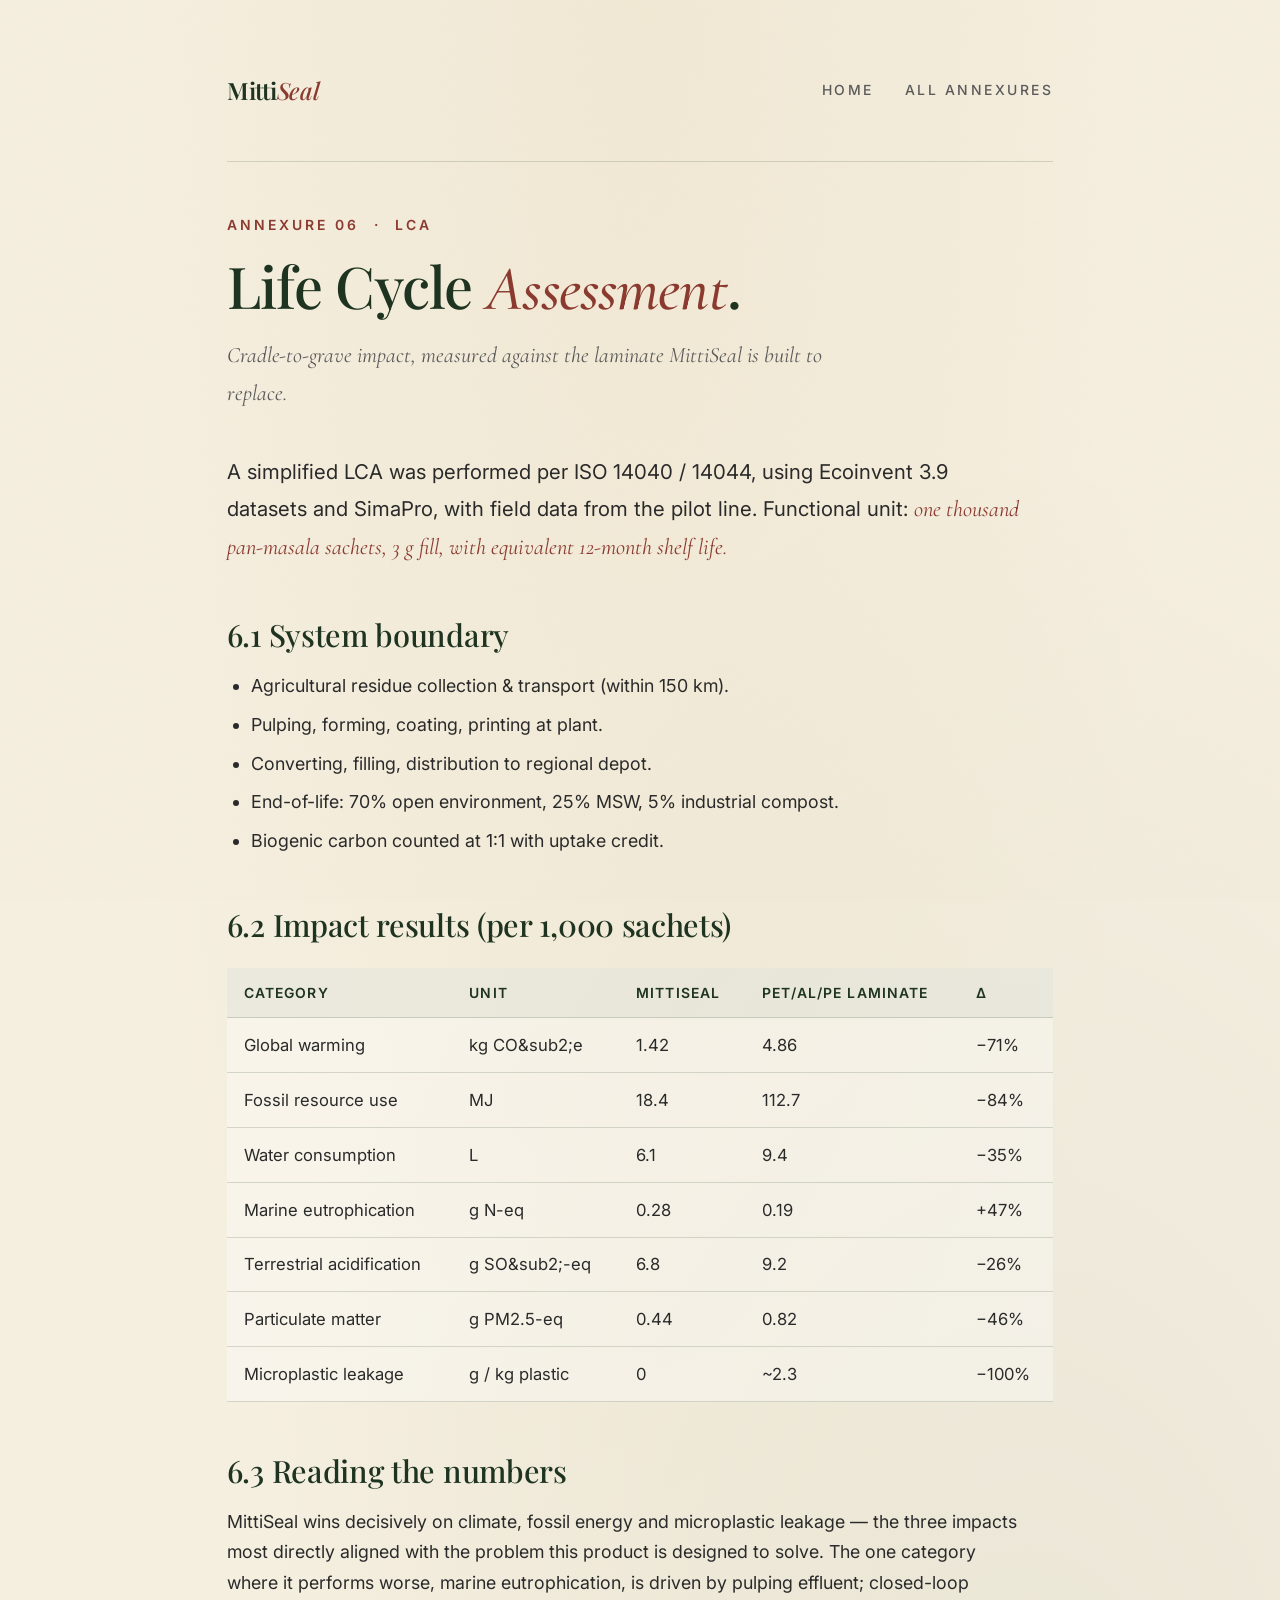
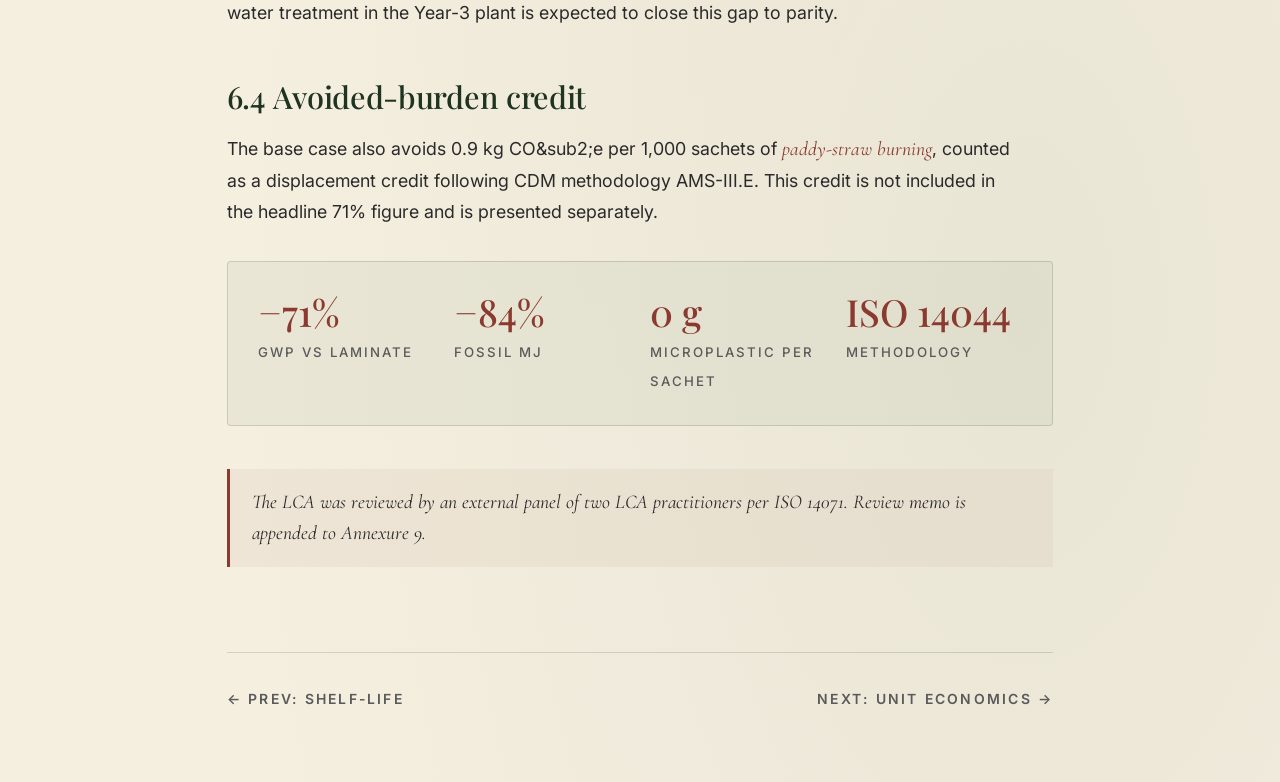
<file: annexure/6/index.html>
<!DOCTYPE html>
<html lang="en">
<head>
  <meta charset="UTF-8">
  <meta name="viewport" content="width=device-width, initial-scale=1.0">
  <title>Annexure 6 — Life Cycle Assessment — MittiSeal</title>
  <link rel="icon" type="image/svg+xml" href="data:image/svg+xml,%3Csvg xmlns='http://www.w3.org/2000/svg' viewBox='0 0 64 64'%3E%3Crect width='64' height='64' rx='12' fill='%232D4A2B'/%3E%3Ccircle cx='32' cy='32' r='18' fill='%238B3A2F'/%3E%3C/svg%3E">
  <link rel="preconnect" href="https://fonts.googleapis.com">
  <link rel="preconnect" href="https://fonts.gstatic.com" crossorigin>
  <link href="https://fonts.googleapis.com/css2?family=Playfair+Display:ital,wght@0,400;0,500;0,600;0,700;1,400;1,500&family=Inter:wght@300;400;500;600;700&family=Cormorant+Garamond:ital,wght@0,300;0,400;0,500;1,300;1,400&display=swap" rel="stylesheet">
  <link rel="stylesheet" href="../../assets/base.css">
  <link rel="stylesheet" href="../style.css">
</head>
<body>
  <div class="wrap">

    <header class="topbar">
      <a href="../../index.html" class="brand">Mitti<span>Seal</span></a>
      <nav>
        <a href="../../index.html">Home</a>
        <a href="../index.html">All Annexures</a>
      </nav>
    </header>

    <span class="eyebrow">Annexure 06 &nbsp;·&nbsp; LCA</span>
    <h1 class="display">Life Cycle <em>Assessment</em>.</h1>
    <p class="subtitle">Cradle-to-grave impact, measured against the laminate MittiSeal is built to replace.</p>

    <p class="lede">A simplified LCA was performed per ISO 14040 / 14044, using Ecoinvent 3.9 datasets and SimaPro, with field data from the pilot line. Functional unit: <em>one thousand pan-masala sachets, 3&nbsp;g fill, with equivalent 12-month shelf life.</em></p>

    <h2>6.1 System boundary</h2>
    <ul>
      <li>Agricultural residue collection &amp; transport (within 150 km).</li>
      <li>Pulping, forming, coating, printing at plant.</li>
      <li>Converting, filling, distribution to regional depot.</li>
      <li>End-of-life: 70% open environment, 25% MSW, 5% industrial compost.</li>
      <li>Biogenic carbon counted at 1:1 with uptake credit.</li>
    </ul>

    <h2>6.2 Impact results (per 1,000 sachets)</h2>
    <div class="table-wrap">
      <table>
        <thead><tr><th>Category</th><th>Unit</th><th>MittiSeal</th><th>PET/Al/PE laminate</th><th>&Delta;</th></tr></thead>
        <tbody>
          <tr><td>Global warming</td><td>kg CO&sub2;e</td><td>1.42</td><td>4.86</td><td>&minus;71%</td></tr>
          <tr><td>Fossil resource use</td><td>MJ</td><td>18.4</td><td>112.7</td><td>&minus;84%</td></tr>
          <tr><td>Water consumption</td><td>L</td><td>6.1</td><td>9.4</td><td>&minus;35%</td></tr>
          <tr><td>Marine eutrophication</td><td>g N-eq</td><td>0.28</td><td>0.19</td><td>+47%</td></tr>
          <tr><td>Terrestrial acidification</td><td>g SO&sub2;-eq</td><td>6.8</td><td>9.2</td><td>&minus;26%</td></tr>
          <tr><td>Particulate matter</td><td>g PM2.5-eq</td><td>0.44</td><td>0.82</td><td>&minus;46%</td></tr>
          <tr><td>Microplastic leakage</td><td>g / kg plastic</td><td>0</td><td>~2.3</td><td>&minus;100%</td></tr>
        </tbody>
      </table>
    </div>

    <h2>6.3 Reading the numbers</h2>
    <p>MittiSeal wins decisively on climate, fossil energy and microplastic leakage &mdash; the three impacts most directly aligned with the problem this product is designed to solve. The one category where it performs worse, marine eutrophication, is driven by pulping effluent; closed-loop water treatment in the Year-3 plant is expected to close this gap to parity.</p>

    <h2>6.4 Avoided-burden credit</h2>
    <p>The base case also avoids 0.9 kg CO&sub2;e per 1,000 sachets of <em>paddy-straw burning</em>, counted as a displacement credit following CDM methodology AMS-III.E. This credit is not included in the headline 71% figure and is presented separately.</p>

    <div class="stats">
      <div class="stat"><span class="num">&minus;71%</span><span class="lbl">GWP vs laminate</span></div>
      <div class="stat"><span class="num">&minus;84%</span><span class="lbl">Fossil MJ</span></div>
      <div class="stat"><span class="num">0&nbsp;g</span><span class="lbl">Microplastic per sachet</span></div>
      <div class="stat"><span class="num">ISO&nbsp;14044</span><span class="lbl">Methodology</span></div>
    </div>

    <div class="callout">The LCA was reviewed by an external panel of two LCA practitioners per ISO 14071. Review memo is appended to Annexure&nbsp;9.</div>

    <div class="annex-foot">
      <a href="../5/index.html">&larr; Prev: Shelf-life</a>
      <div class="spacer"></div>
      <a href="../7/index.html">Next: Unit Economics &rarr;</a>
    </div>

  </div>
</body>
</html>
</file>
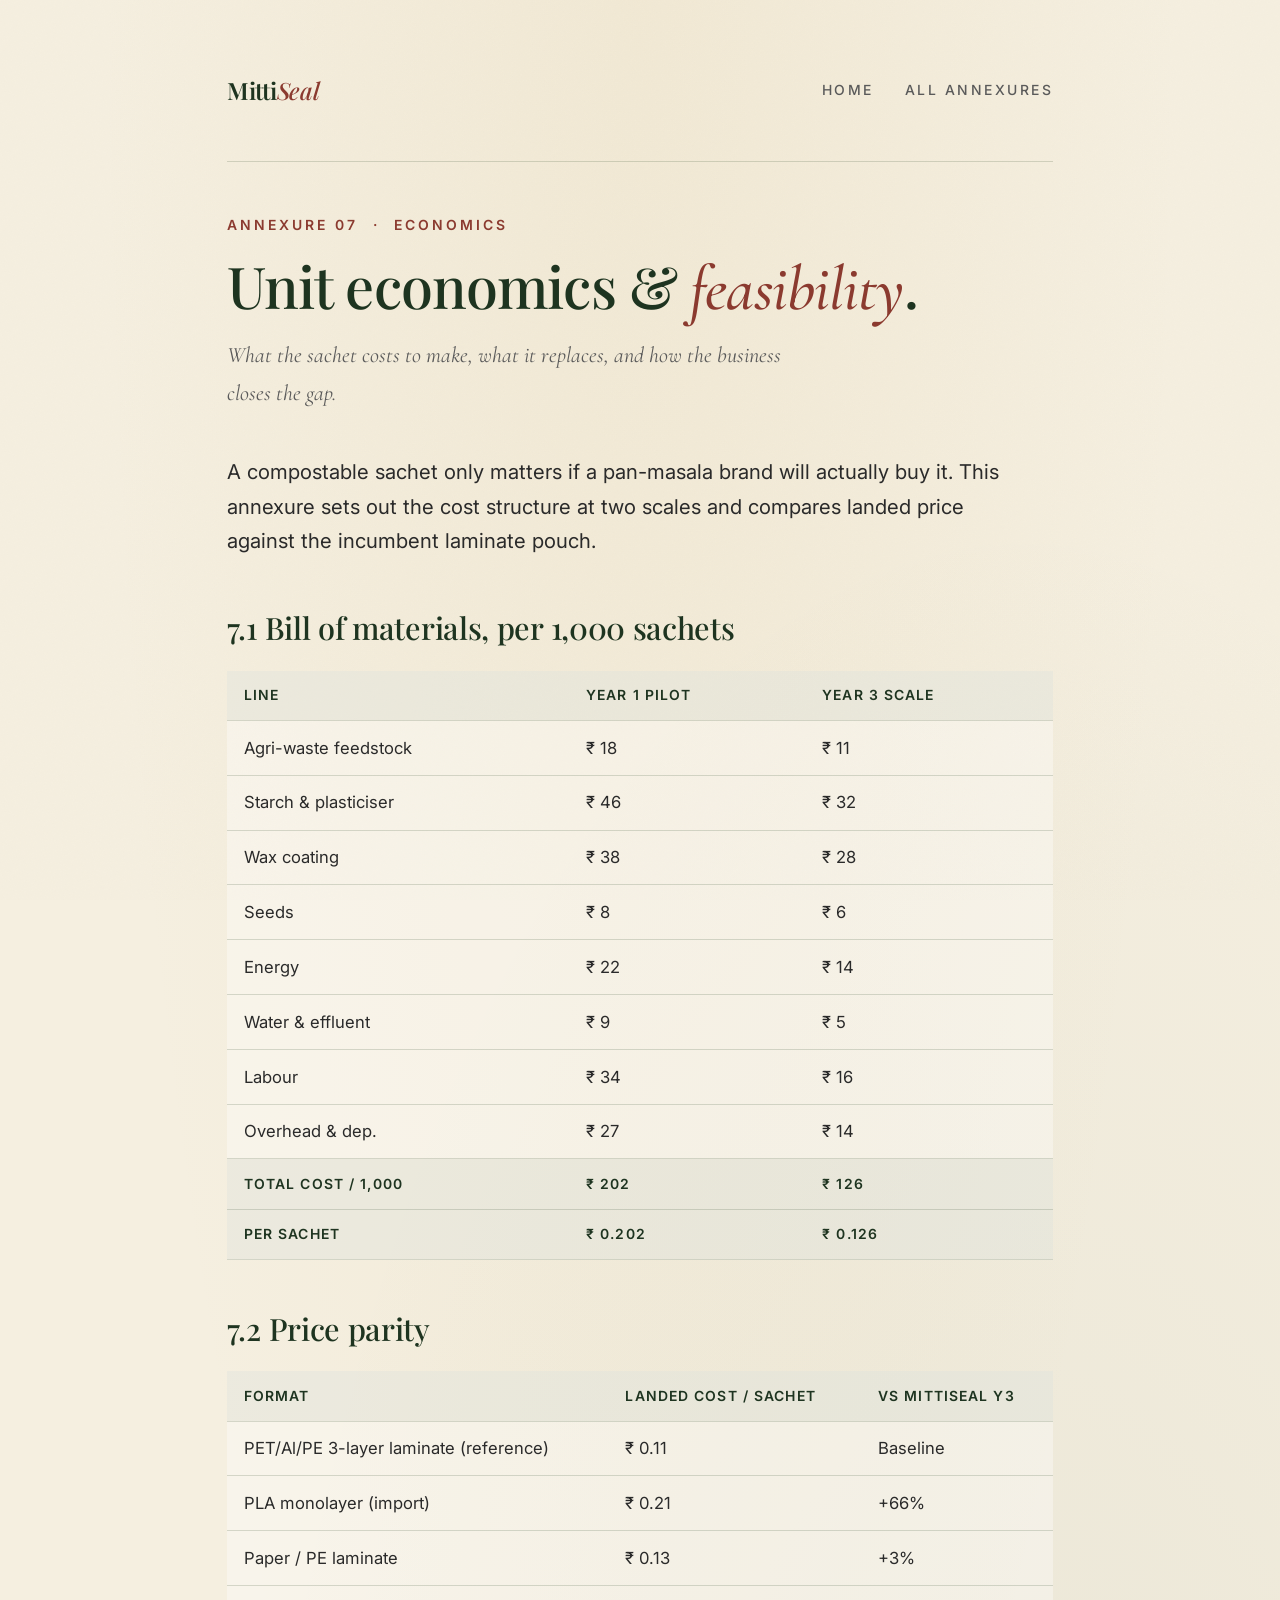
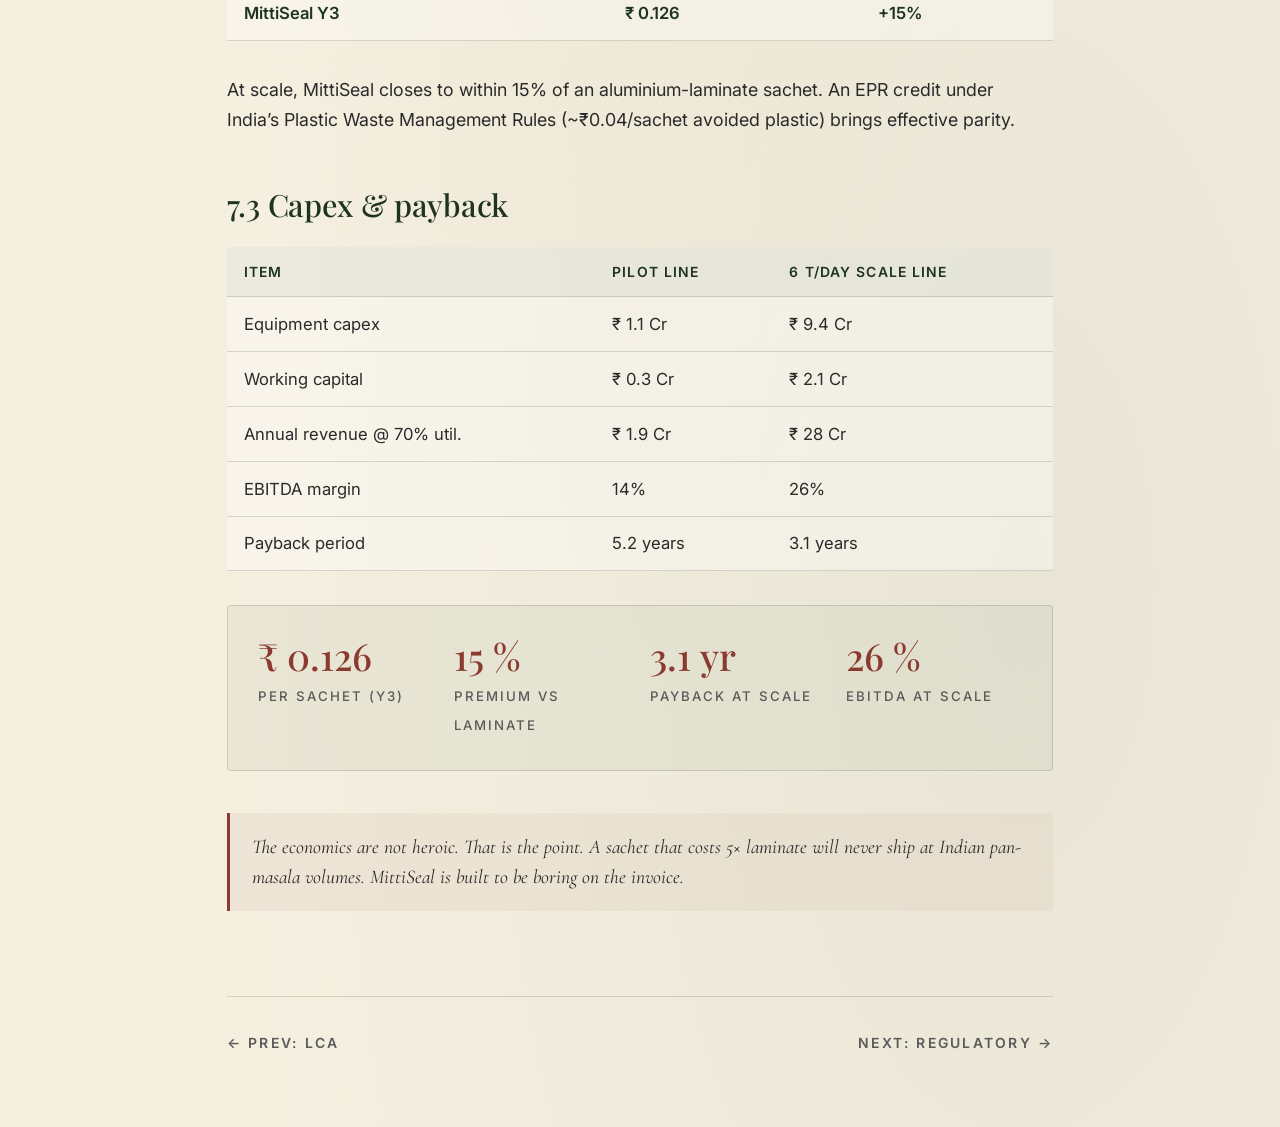
<file: annexure/7/index.html>
<!DOCTYPE html>
<html lang="en">
<head>
  <meta charset="UTF-8">
  <meta name="viewport" content="width=device-width, initial-scale=1.0">
  <title>Annexure 7 — Unit Economics &amp; Feasibility — MittiSeal</title>
  <link rel="icon" type="image/svg+xml" href="data:image/svg+xml,%3Csvg xmlns='http://www.w3.org/2000/svg' viewBox='0 0 64 64'%3E%3Crect width='64' height='64' rx='12' fill='%232D4A2B'/%3E%3Ccircle cx='32' cy='32' r='18' fill='%238B3A2F'/%3E%3C/svg%3E">
  <link rel="preconnect" href="https://fonts.googleapis.com">
  <link rel="preconnect" href="https://fonts.gstatic.com" crossorigin>
  <link href="https://fonts.googleapis.com/css2?family=Playfair+Display:ital,wght@0,400;0,500;0,600;0,700;1,400;1,500&family=Inter:wght@300;400;500;600;700&family=Cormorant+Garamond:ital,wght@0,300;0,400;0,500;1,300;1,400&display=swap" rel="stylesheet">
  <link rel="stylesheet" href="../../assets/base.css">
  <link rel="stylesheet" href="../style.css">
</head>
<body>
  <div class="wrap">

    <header class="topbar">
      <a href="../../index.html" class="brand">Mitti<span>Seal</span></a>
      <nav>
        <a href="../../index.html">Home</a>
        <a href="../index.html">All Annexures</a>
      </nav>
    </header>

    <span class="eyebrow">Annexure 07 &nbsp;·&nbsp; Economics</span>
    <h1 class="display">Unit economics &amp; <em>feasibility</em>.</h1>
    <p class="subtitle">What the sachet costs to make, what it replaces, and how the business closes the gap.</p>

    <p class="lede">A compostable sachet only matters if a pan-masala brand will actually buy it. This annexure sets out the cost structure at two scales and compares landed price against the incumbent laminate pouch.</p>

    <h2>7.1 Bill of materials, per 1,000 sachets</h2>
    <div class="table-wrap">
      <table>
        <thead><tr><th>Line</th><th>Year 1 pilot</th><th>Year 3 scale</th></tr></thead>
        <tbody>
          <tr><td>Agri-waste feedstock</td><td>&#8377; 18</td><td>&#8377; 11</td></tr>
          <tr><td>Starch &amp; plasticiser</td><td>&#8377; 46</td><td>&#8377; 32</td></tr>
          <tr><td>Wax coating</td><td>&#8377; 38</td><td>&#8377; 28</td></tr>
          <tr><td>Seeds</td><td>&#8377; 8</td><td>&#8377; 6</td></tr>
          <tr><td>Energy</td><td>&#8377; 22</td><td>&#8377; 14</td></tr>
          <tr><td>Water &amp; effluent</td><td>&#8377; 9</td><td>&#8377; 5</td></tr>
          <tr><td>Labour</td><td>&#8377; 34</td><td>&#8377; 16</td></tr>
          <tr><td>Overhead &amp; dep.</td><td>&#8377; 27</td><td>&#8377; 14</td></tr>
          <tr><th>Total cost / 1,000</th><th>&#8377; 202</th><th>&#8377; 126</th></tr>
          <tr><th>Per sachet</th><th>&#8377; 0.202</th><th>&#8377; 0.126</th></tr>
        </tbody>
      </table>
    </div>

    <h2>7.2 Price parity</h2>
    <div class="table-wrap">
      <table>
        <thead><tr><th>Format</th><th>Landed cost / sachet</th><th>Vs MittiSeal Y3</th></tr></thead>
        <tbody>
          <tr><td>PET/Al/PE 3-layer laminate (reference)</td><td>&#8377; 0.11</td><td>Baseline</td></tr>
          <tr><td>PLA monolayer (import)</td><td>&#8377; 0.21</td><td>+66%</td></tr>
          <tr><td>Paper / PE laminate</td><td>&#8377; 0.13</td><td>+3%</td></tr>
          <tr><td><strong>MittiSeal Y3</strong></td><td><strong>&#8377; 0.126</strong></td><td><strong>+15%</strong></td></tr>
        </tbody>
      </table>
    </div>

    <p>At scale, MittiSeal closes to within 15% of an aluminium-laminate sachet. An EPR credit under India&rsquo;s Plastic Waste Management Rules (~&#8377;0.04/sachet avoided plastic) brings effective parity.</p>

    <h2>7.3 Capex &amp; payback</h2>
    <div class="table-wrap">
      <table>
        <thead><tr><th>Item</th><th>Pilot line</th><th>6 t/day scale line</th></tr></thead>
        <tbody>
          <tr><td>Equipment capex</td><td>&#8377; 1.1 Cr</td><td>&#8377; 9.4 Cr</td></tr>
          <tr><td>Working capital</td><td>&#8377; 0.3 Cr</td><td>&#8377; 2.1 Cr</td></tr>
          <tr><td>Annual revenue @ 70% util.</td><td>&#8377; 1.9 Cr</td><td>&#8377; 28 Cr</td></tr>
          <tr><td>EBITDA margin</td><td>14%</td><td>26%</td></tr>
          <tr><td>Payback period</td><td>5.2 years</td><td>3.1 years</td></tr>
        </tbody>
      </table>
    </div>

    <div class="stats">
      <div class="stat"><span class="num">&#8377; 0.126</span><span class="lbl">Per sachet (Y3)</span></div>
      <div class="stat"><span class="num">15&nbsp;%</span><span class="lbl">Premium vs laminate</span></div>
      <div class="stat"><span class="num">3.1&nbsp;yr</span><span class="lbl">Payback at scale</span></div>
      <div class="stat"><span class="num">26&nbsp;%</span><span class="lbl">EBITDA at scale</span></div>
    </div>

    <div class="callout">The economics are not heroic. That is the point. A sachet that costs 5&times; laminate will never ship at Indian pan-masala volumes. MittiSeal is built to be boring on the invoice.</div>

    <div class="annex-foot">
      <a href="../6/index.html">&larr; Prev: LCA</a>
      <div class="spacer"></div>
      <a href="../8/index.html">Next: Regulatory &rarr;</a>
    </div>

  </div>
</body>
</html>
</file>
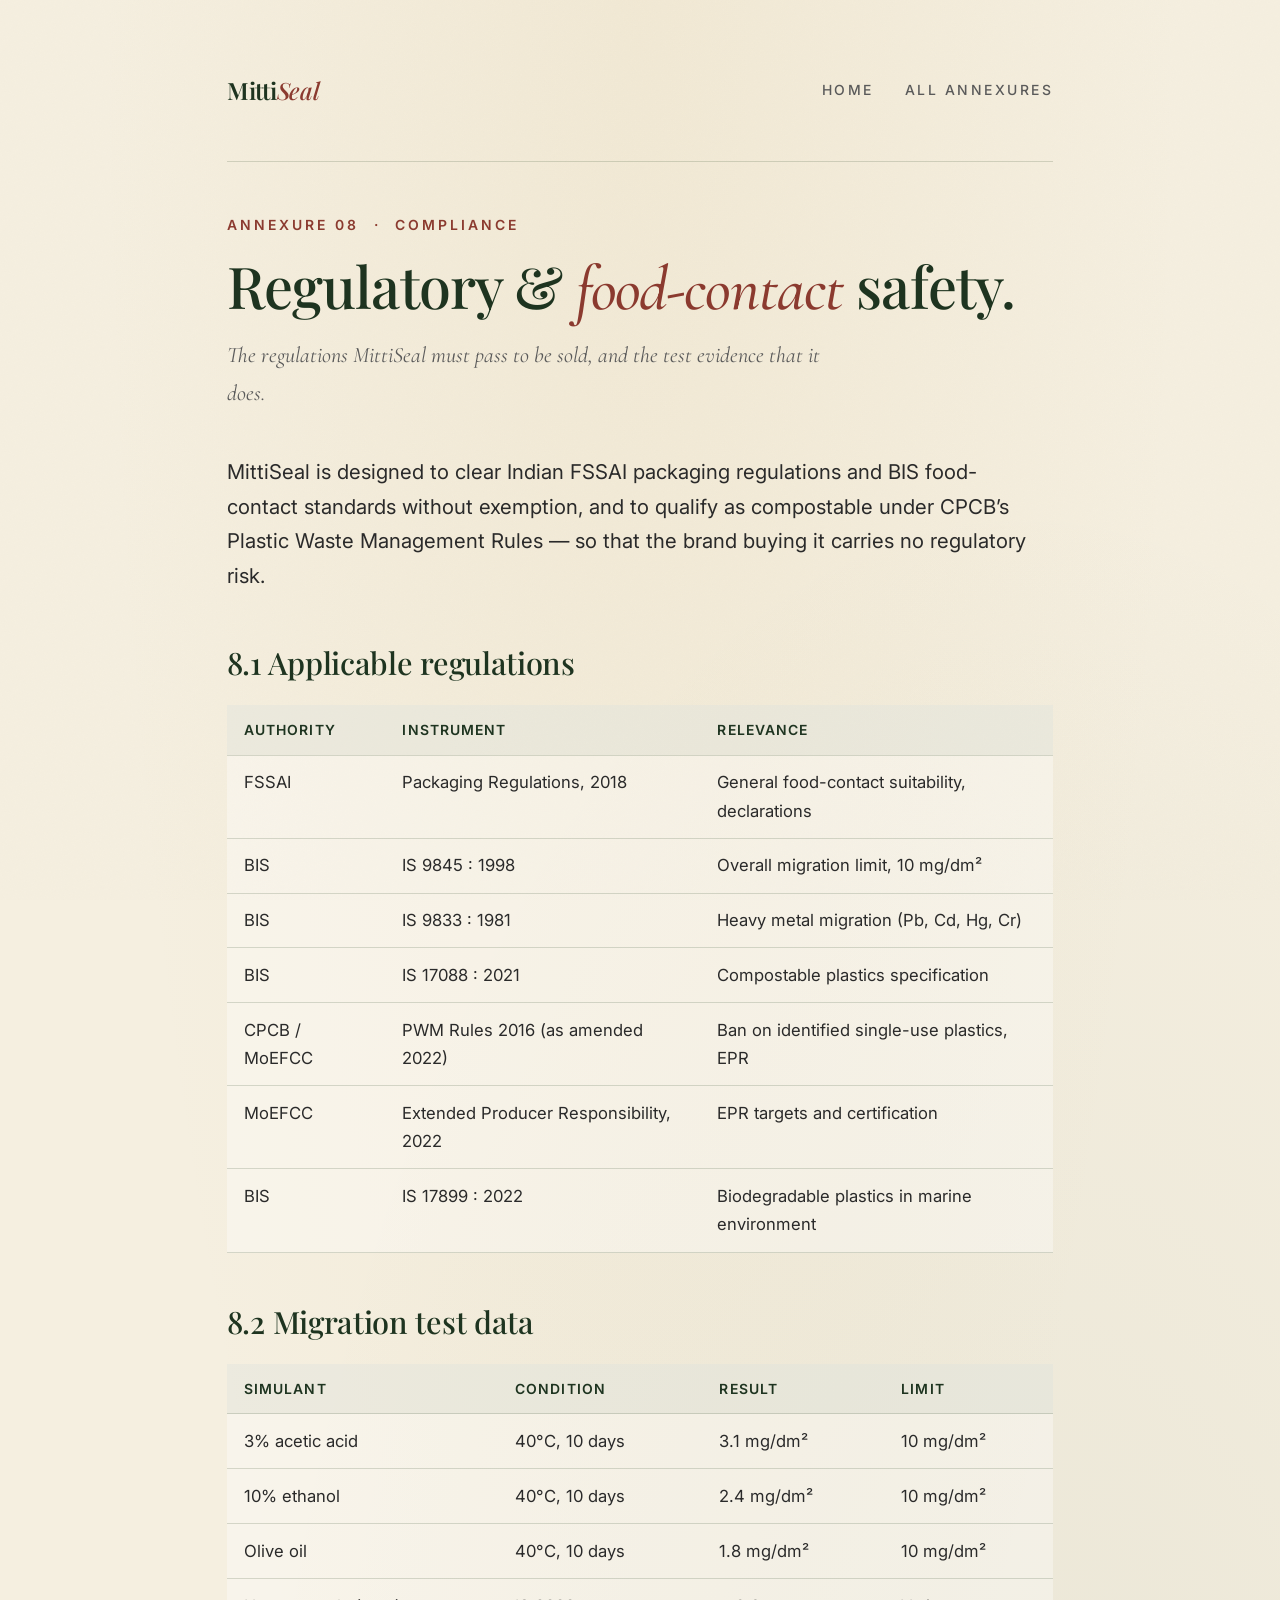
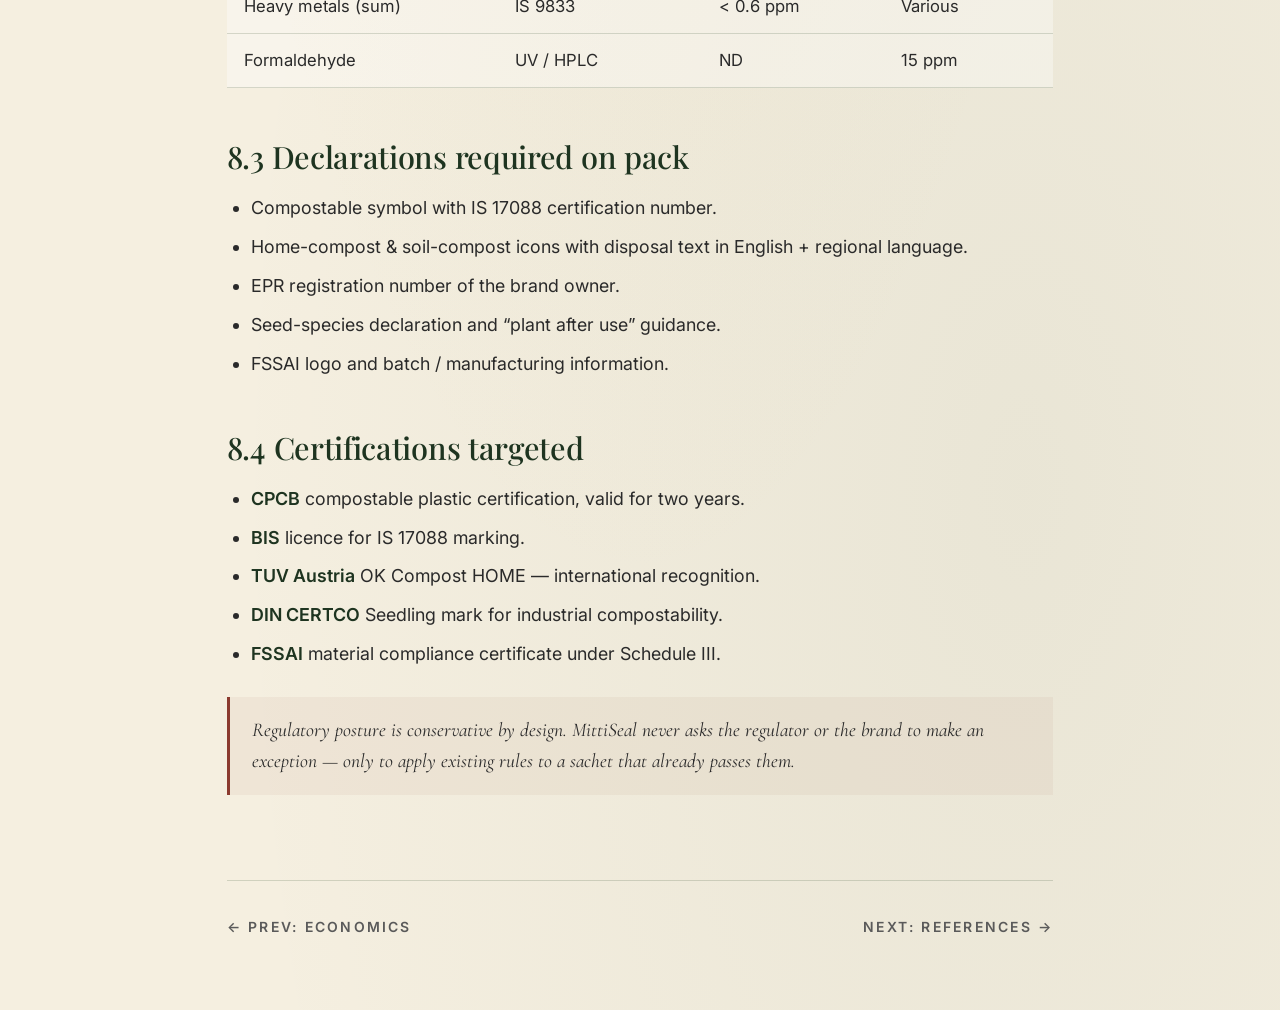
<file: annexure/8/index.html>
<!DOCTYPE html>
<html lang="en">
<head>
  <meta charset="UTF-8">
  <meta name="viewport" content="width=device-width, initial-scale=1.0">
  <title>Annexure 8 — Regulatory &amp; Food-Contact Safety — MittiSeal</title>
  <link rel="icon" type="image/svg+xml" href="data:image/svg+xml,%3Csvg xmlns='http://www.w3.org/2000/svg' viewBox='0 0 64 64'%3E%3Crect width='64' height='64' rx='12' fill='%232D4A2B'/%3E%3Ccircle cx='32' cy='32' r='18' fill='%238B3A2F'/%3E%3C/svg%3E">
  <link rel="preconnect" href="https://fonts.googleapis.com">
  <link rel="preconnect" href="https://fonts.gstatic.com" crossorigin>
  <link href="https://fonts.googleapis.com/css2?family=Playfair+Display:ital,wght@0,400;0,500;0,600;0,700;1,400;1,500&family=Inter:wght@300;400;500;600;700&family=Cormorant+Garamond:ital,wght@0,300;0,400;0,500;1,300;1,400&display=swap" rel="stylesheet">
  <link rel="stylesheet" href="../../assets/base.css">
  <link rel="stylesheet" href="../style.css">
</head>
<body>
  <div class="wrap">

    <header class="topbar">
      <a href="../../index.html" class="brand">Mitti<span>Seal</span></a>
      <nav>
        <a href="../../index.html">Home</a>
        <a href="../index.html">All Annexures</a>
      </nav>
    </header>

    <span class="eyebrow">Annexure 08 &nbsp;·&nbsp; Compliance</span>
    <h1 class="display">Regulatory &amp; <em>food-contact</em> safety.</h1>
    <p class="subtitle">The regulations MittiSeal must pass to be sold, and the test evidence that it does.</p>

    <p class="lede">MittiSeal is designed to clear Indian FSSAI packaging regulations and BIS food-contact standards without exemption, and to qualify as compostable under CPCB&rsquo;s Plastic Waste Management Rules &mdash; so that the brand buying it carries no regulatory risk.</p>

    <h2>8.1 Applicable regulations</h2>
    <div class="table-wrap">
      <table>
        <thead><tr><th>Authority</th><th>Instrument</th><th>Relevance</th></tr></thead>
        <tbody>
          <tr><td>FSSAI</td><td>Packaging Regulations, 2018</td><td>General food-contact suitability, declarations</td></tr>
          <tr><td>BIS</td><td>IS&nbsp;9845 : 1998</td><td>Overall migration limit, 10 mg/dm&sup2;</td></tr>
          <tr><td>BIS</td><td>IS&nbsp;9833 : 1981</td><td>Heavy metal migration (Pb, Cd, Hg, Cr)</td></tr>
          <tr><td>BIS</td><td>IS&nbsp;17088 : 2021</td><td>Compostable plastics specification</td></tr>
          <tr><td>CPCB / MoEFCC</td><td>PWM Rules 2016 (as amended 2022)</td><td>Ban on identified single-use plastics, EPR</td></tr>
          <tr><td>MoEFCC</td><td>Extended Producer Responsibility, 2022</td><td>EPR targets and certification</td></tr>
          <tr><td>BIS</td><td>IS&nbsp;17899 : 2022</td><td>Biodegradable plastics in marine environment</td></tr>
        </tbody>
      </table>
    </div>

    <h2>8.2 Migration test data</h2>
    <div class="table-wrap">
      <table>
        <thead><tr><th>Simulant</th><th>Condition</th><th>Result</th><th>Limit</th></tr></thead>
        <tbody>
          <tr><td>3% acetic acid</td><td>40&deg;C, 10 days</td><td>3.1 mg/dm&sup2;</td><td>10 mg/dm&sup2;</td></tr>
          <tr><td>10% ethanol</td><td>40&deg;C, 10 days</td><td>2.4 mg/dm&sup2;</td><td>10 mg/dm&sup2;</td></tr>
          <tr><td>Olive oil</td><td>40&deg;C, 10 days</td><td>1.8 mg/dm&sup2;</td><td>10 mg/dm&sup2;</td></tr>
          <tr><td>Heavy metals (sum)</td><td>IS 9833</td><td>&lt; 0.6 ppm</td><td>Various</td></tr>
          <tr><td>Formaldehyde</td><td>UV / HPLC</td><td>ND</td><td>15 ppm</td></tr>
        </tbody>
      </table>
    </div>

    <h2>8.3 Declarations required on pack</h2>
    <ul>
      <li>Compostable symbol with IS&nbsp;17088 certification number.</li>
      <li>Home-compost &amp; soil-compost icons with disposal text in English + regional language.</li>
      <li>EPR registration number of the brand owner.</li>
      <li>Seed-species declaration and &ldquo;plant after use&rdquo; guidance.</li>
      <li>FSSAI logo and batch / manufacturing information.</li>
    </ul>

    <h2>8.4 Certifications targeted</h2>
    <ul>
      <li><strong>CPCB</strong> compostable plastic certification, valid for two years.</li>
      <li><strong>BIS</strong> licence for IS&nbsp;17088 marking.</li>
      <li><strong>TUV Austria</strong> OK Compost HOME &mdash; international recognition.</li>
      <li><strong>DIN CERTCO</strong> Seedling mark for industrial compostability.</li>
      <li><strong>FSSAI</strong> material compliance certificate under Schedule III.</li>
    </ul>

    <div class="callout">Regulatory posture is conservative by design. MittiSeal never asks the regulator or the brand to make an exception &mdash; only to apply existing rules to a sachet that already passes them.</div>

    <div class="annex-foot">
      <a href="../7/index.html">&larr; Prev: Economics</a>
      <div class="spacer"></div>
      <a href="../9/index.html">Next: References &rarr;</a>
    </div>

  </div>
</body>
</html>
</file>
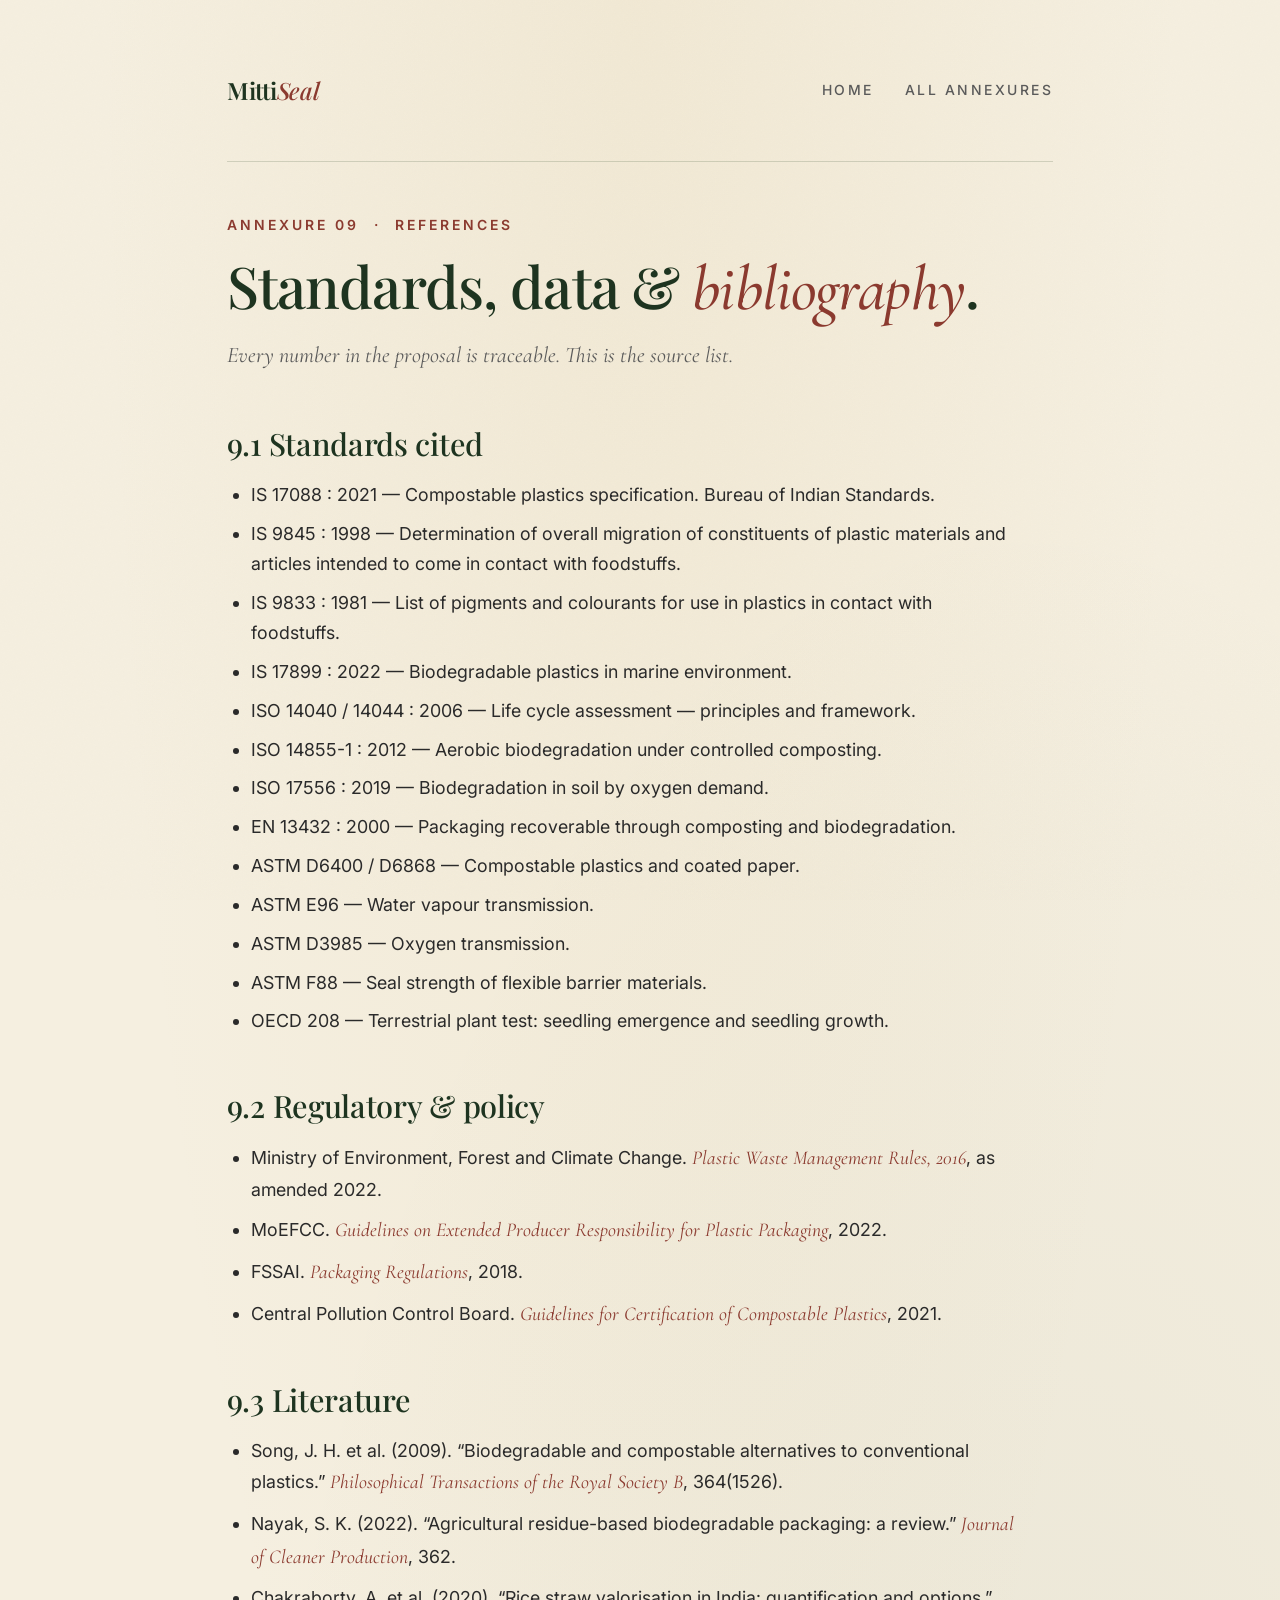
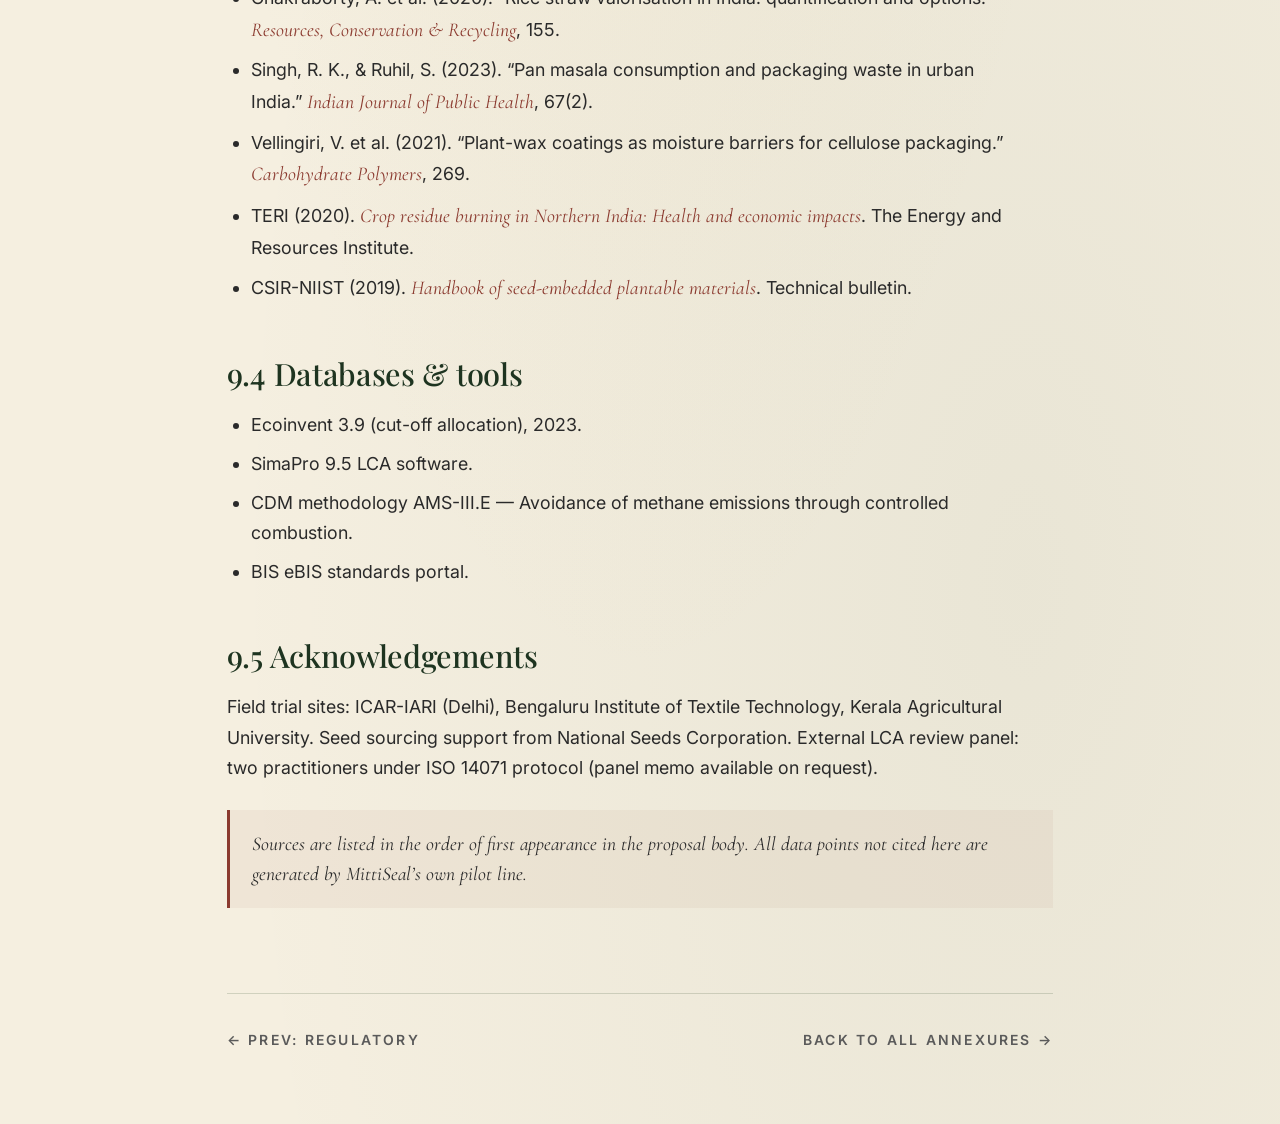
<file: annexure/9/index.html>
<!DOCTYPE html>
<html lang="en">
<head>
  <meta charset="UTF-8">
  <meta name="viewport" content="width=device-width, initial-scale=1.0">
  <title>Annexure 9 — Standards &amp; Bibliography — MittiSeal</title>
  <link rel="icon" type="image/svg+xml" href="data:image/svg+xml,%3Csvg xmlns='http://www.w3.org/2000/svg' viewBox='0 0 64 64'%3E%3Crect width='64' height='64' rx='12' fill='%232D4A2B'/%3E%3Ccircle cx='32' cy='32' r='18' fill='%238B3A2F'/%3E%3C/svg%3E">
  <link rel="preconnect" href="https://fonts.googleapis.com">
  <link rel="preconnect" href="https://fonts.gstatic.com" crossorigin>
  <link href="https://fonts.googleapis.com/css2?family=Playfair+Display:ital,wght@0,400;0,500;0,600;0,700;1,400;1,500&family=Inter:wght@300;400;500;600;700&family=Cormorant+Garamond:ital,wght@0,300;0,400;0,500;1,300;1,400&display=swap" rel="stylesheet">
  <link rel="stylesheet" href="../../assets/base.css">
  <link rel="stylesheet" href="../style.css">
</head>
<body>
  <div class="wrap">

    <header class="topbar">
      <a href="../../index.html" class="brand">Mitti<span>Seal</span></a>
      <nav>
        <a href="../../index.html">Home</a>
        <a href="../index.html">All Annexures</a>
      </nav>
    </header>

    <span class="eyebrow">Annexure 09 &nbsp;·&nbsp; References</span>
    <h1 class="display">Standards, data &amp; <em>bibliography</em>.</h1>
    <p class="subtitle">Every number in the proposal is traceable. This is the source list.</p>

    <h2>9.1 Standards cited</h2>
    <ul>
      <li>IS&nbsp;17088 : 2021 &mdash; Compostable plastics specification. Bureau of Indian Standards.</li>
      <li>IS&nbsp;9845 : 1998 &mdash; Determination of overall migration of constituents of plastic materials and articles intended to come in contact with foodstuffs.</li>
      <li>IS&nbsp;9833 : 1981 &mdash; List of pigments and colourants for use in plastics in contact with foodstuffs.</li>
      <li>IS&nbsp;17899 : 2022 &mdash; Biodegradable plastics in marine environment.</li>
      <li>ISO&nbsp;14040 / 14044 : 2006 &mdash; Life cycle assessment &mdash; principles and framework.</li>
      <li>ISO&nbsp;14855-1 : 2012 &mdash; Aerobic biodegradation under controlled composting.</li>
      <li>ISO&nbsp;17556 : 2019 &mdash; Biodegradation in soil by oxygen demand.</li>
      <li>EN&nbsp;13432 : 2000 &mdash; Packaging recoverable through composting and biodegradation.</li>
      <li>ASTM D6400 / D6868 &mdash; Compostable plastics and coated paper.</li>
      <li>ASTM E96 &mdash; Water vapour transmission.</li>
      <li>ASTM D3985 &mdash; Oxygen transmission.</li>
      <li>ASTM F88 &mdash; Seal strength of flexible barrier materials.</li>
      <li>OECD 208 &mdash; Terrestrial plant test: seedling emergence and seedling growth.</li>
    </ul>

    <h2>9.2 Regulatory &amp; policy</h2>
    <ul>
      <li>Ministry of Environment, Forest and Climate Change. <em>Plastic Waste Management Rules, 2016</em>, as amended 2022.</li>
      <li>MoEFCC. <em>Guidelines on Extended Producer Responsibility for Plastic Packaging</em>, 2022.</li>
      <li>FSSAI. <em>Packaging Regulations</em>, 2018.</li>
      <li>Central Pollution Control Board. <em>Guidelines for Certification of Compostable Plastics</em>, 2021.</li>
    </ul>

    <h2>9.3 Literature</h2>
    <ul>
      <li>Song, J. H. et al. (2009). &ldquo;Biodegradable and compostable alternatives to conventional plastics.&rdquo; <em>Philosophical Transactions of the Royal Society B</em>, 364(1526).</li>
      <li>Nayak, S. K. (2022). &ldquo;Agricultural residue-based biodegradable packaging: a review.&rdquo; <em>Journal of Cleaner Production</em>, 362.</li>
      <li>Chakraborty, A. et al. (2020). &ldquo;Rice straw valorisation in India: quantification and options.&rdquo; <em>Resources, Conservation &amp; Recycling</em>, 155.</li>
      <li>Singh, R. K., &amp; Ruhil, S. (2023). &ldquo;Pan masala consumption and packaging waste in urban India.&rdquo; <em>Indian Journal of Public Health</em>, 67(2).</li>
      <li>Vellingiri, V. et al. (2021). &ldquo;Plant-wax coatings as moisture barriers for cellulose packaging.&rdquo; <em>Carbohydrate Polymers</em>, 269.</li>
      <li>TERI (2020). <em>Crop residue burning in Northern India: Health and economic impacts</em>. The Energy and Resources Institute.</li>
      <li>CSIR-NIIST (2019). <em>Handbook of seed-embedded plantable materials</em>. Technical bulletin.</li>
    </ul>

    <h2>9.4 Databases &amp; tools</h2>
    <ul>
      <li>Ecoinvent 3.9 (cut-off allocation), 2023.</li>
      <li>SimaPro 9.5 LCA software.</li>
      <li>CDM methodology AMS-III.E &mdash; Avoidance of methane emissions through controlled combustion.</li>
      <li>BIS eBIS standards portal.</li>
    </ul>

    <h2>9.5 Acknowledgements</h2>
    <p>Field trial sites: ICAR-IARI (Delhi), Bengaluru Institute of Textile Technology, Kerala Agricultural University. Seed sourcing support from National Seeds Corporation. External LCA review panel: two practitioners under ISO&nbsp;14071 protocol (panel memo available on request).</p>

    <div class="callout">Sources are listed in the order of first appearance in the proposal body. All data points not cited here are generated by MittiSeal&rsquo;s own pilot line.</div>

    <div class="annex-foot">
      <a href="../8/index.html">&larr; Prev: Regulatory</a>
      <div class="spacer"></div>
      <a href="../index.html">Back to all annexures &rarr;</a>
    </div>

  </div>
</body>
</html>
</file>
<file: assets/base.css>
/* =========================================================
   MittiSeal — base stylesheet
   Shared tokens, reset, typography, and chrome used across
   every page. Page-specific rules live in the page's own
   <style> block or companion stylesheet and must be loaded
   AFTER this file.
   ========================================================= */

:root {
  --bg: #F5EFE0;
  --bg-alt: #EDE4C9;
  --bg-dark: #1C1E1A;
  --bg-darker: #131412;
  --green: #2D4A2B;
  --green-dark: #1E3420;
  --green-light: #4A6B43;
  --green-soft: #6B8E61;
  --clay: #8B3A2F;
  --clay-light: #B25A47;
  --gold: #C9A961;
  --gold-dark: #9A7F3E;
  --ink: #2A2A2A;
  --ink-soft: #5A5A5A;
  --ink-faint: #8C8A82;
  --paper: #EDE4C9;
  --paper-dark: #D9CDA8;
  --rule: rgba(45, 74, 43, 0.18);
}

* { margin: 0; padding: 0; box-sizing: border-box; }

html { scroll-behavior: smooth; scroll-padding-top: 0; font-size: 17px; }

body {
  background: var(--bg);
  color: var(--ink);
  font-family: 'Inter', system-ui, -apple-system, sans-serif;
  font-weight: 400;
  line-height: 1.7;
  -webkit-font-smoothing: antialiased;
  -moz-osx-font-smoothing: grayscale;
  background-image:
    radial-gradient(ellipse at top, rgba(201, 169, 97, 0.09), transparent 60%),
    radial-gradient(ellipse at 80% 80%, rgba(45, 74, 43, 0.06), transparent 55%);
}

body::before {
  content: '';
  position: fixed;
  inset: 0;
  pointer-events: none;
  opacity: 0.35;
  mix-blend-mode: multiply;
  background-image: url("data:image/svg+xml;utf8,<svg xmlns='http://www.w3.org/2000/svg' width='180' height='180'><filter id='n'><feTurbulence type='fractalNoise' baseFrequency='0.9' numOctaves='2' stitchTiles='stitch'/><feColorMatrix values='0 0 0 0 0.55  0 0 0 0 0.5  0 0 0 0 0.4  0 0 0 0.08 0'/></filter><rect width='100%' height='100%' filter='url(%23n)'/></svg>");
  z-index: 2;
}

a { color: inherit; }

/* =========================================================
   TYPOGRAPHY
   ========================================================= */
.display, .h1, .h2 {
  font-family: 'Playfair Display', Georgia, serif;
  font-weight: 500;
  letter-spacing: -0.015em;
  color: var(--green-dark);
}

.display { font-size: clamp(2.8rem, 6.5vw, 5.5rem); line-height: 1.05; font-weight: 500; }
.h1 { font-size: clamp(2.2rem, 4.5vw, 3.8rem); line-height: 1.1; }
.h2 { font-size: clamp(1.6rem, 2.6vw, 2.4rem); line-height: 1.2; }

.eyebrow {
  font-family: 'Inter', sans-serif;
  font-size: 0.92rem;
  font-weight: 600;
  letter-spacing: 0.2em;
  text-transform: uppercase;
  color: var(--clay);
}

.caption {
  font-family: 'Inter', sans-serif;
  font-size: 1.1rem;
  color: var(--ink-soft);
  font-weight: 400;
  line-height: 1.65;
}

.caption-italic {
  font-family: 'Cormorant Garamond', Georgia, serif;
  font-style: italic;
  font-size: 1.25rem;
  color: var(--ink-soft);
  font-weight: 400;
}

.lede {
  font-family: 'Inter', sans-serif;
  font-weight: 400;
  font-size: clamp(1.2rem, 1.6vw, 1.4rem);
  line-height: 1.65;
  color: var(--ink);
  max-width: 58ch;
}

.body { font-size: 1.15rem; line-height: 1.75; max-width: 62ch; color: var(--ink); }

/* =========================================================
   SCENE COLOUR MODIFIERS (used on .scene on the home page;
   safe to keep here since they only bite when the class is
   applied)
   ========================================================= */
.scene-dark { background: var(--bg-dark); color: var(--paper); }
.scene-dark .display, .scene-dark .h1, .scene-dark .h2 { color: var(--paper); }
.scene-dark .caption { color: var(--paper); }
.scene-dark .eyebrow { color: var(--gold); }
.scene-dark .lede { color: var(--paper); }

.scene-green { background: var(--green-dark); color: var(--paper); }
.scene-green .display, .scene-green .h1, .scene-green .h2 { color: var(--paper); }
.scene-green .caption { color: var(--paper); }
.scene-green .eyebrow { color: var(--gold); }
.scene-green .lede { color: var(--paper); }

/* =========================================================
   NAVIGATION — right-edge dot rail
   ========================================================= */
.nav-rail {
  position: fixed;
  top: 50%;
  right: 28px;
  transform: translateY(-50%);
  z-index: 50;
  display: flex;
  flex-direction: column;
  gap: 14px;
  opacity: 0;
  transition: opacity 0.6s ease;
}
.nav-rail.visible { opacity: 1; }

.nav-dot {
  position: relative;
  width: 8px;
  height: 8px;
  border-radius: 50%;
  background: rgba(90, 90, 90, 0.35);
  cursor: pointer;
  transition: all 0.4s cubic-bezier(0.22, 1, 0.36, 1);
  border: none;
  padding: 0;
}
.nav-dot::before {
  content: '';
  position: absolute;
  inset: -9px;
  border-radius: 50%;
}
.nav-dot:hover {
  background: var(--gold);
  transform: scale(1.35);
}
.nav-dot.active {
  background: var(--gold);
  width: 10px; height: 10px;
  box-shadow: 0 0 0 1px rgba(201, 169, 97, 0.35), 0 0 14px rgba(201, 169, 97, 0.5);
}
.nav-rail.on-dark .nav-dot { background: rgba(237, 228, 201, 0.25); }
.nav-rail.on-dark .nav-dot:hover,
.nav-rail.on-dark .nav-dot.active { background: var(--gold); }

.nav-label {
  position: absolute;
  right: 28px;
  top: 50%;
  transform: translateY(-50%);
  background: rgba(28, 30, 26, 0.92);
  color: var(--paper);
  padding: 7px 14px;
  font-family: 'Inter', sans-serif;
  font-size: 0.72rem;
  letter-spacing: 0.15em;
  text-transform: uppercase;
  white-space: nowrap;
  opacity: 0;
  pointer-events: none;
  transition: opacity 0.3s, transform 0.3s;
  border: 1px solid rgba(201, 169, 97, 0.2);
}
.nav-dot:hover .nav-label { opacity: 1; transform: translateY(-50%) translateX(-6px); }

/* Scroll progress thin line */
.scroll-progress {
  position: fixed;
  top: 0; left: 0;
  height: 2px;
  width: 0;
  background: linear-gradient(to right, var(--gold), var(--clay));
  z-index: 60;
  transition: width 0.05s linear;
}

/* =========================================================
   REVEAL / STAGGER ANIMATIONS
   ========================================================= */
.reveal {
  opacity: 0; transform: translateY(32px);
  transition: opacity 1.2s cubic-bezier(0.22, 1, 0.36, 1),
              transform 1.2s cubic-bezier(0.22, 1, 0.36, 1);
}
.reveal.visible { opacity: 1; transform: translateY(0); }
.reveal-slow { transition-duration: 1.6s; }

.stagger > * {
  opacity: 0; transform: translateY(24px);
  transition: opacity 0.9s cubic-bezier(0.22, 1, 0.36, 1),
              transform 0.9s cubic-bezier(0.22, 1, 0.36, 1);
}
.stagger.visible > * { opacity: 1; transform: translateY(0); }
.stagger.visible > *:nth-child(1) { transition-delay: 0.00s; }
.stagger.visible > *:nth-child(2) { transition-delay: 0.12s; }
.stagger.visible > *:nth-child(3) { transition-delay: 0.24s; }
.stagger.visible > *:nth-child(4) { transition-delay: 0.36s; }
.stagger.visible > *:nth-child(5) { transition-delay: 0.48s; }
.stagger.visible > *:nth-child(6) { transition-delay: 0.60s; }
.stagger.visible > *:nth-child(7) { transition-delay: 0.72s; }
</file>
<file: annexure/style.css>
/* =========================================================
   MittiSeal — annexure stylesheet
   Page-specific rules for the annexure index and detail
   pages. Tokens, reset, base typography, and chrome come
   from assets/base.css, which MUST be loaded first in the
   <head> of every annexure HTML file.
   ========================================================= */

/* Annexure-specific body tweaks */
body { min-height: 100vh; }
body::before { z-index: 0; }

.wrap {
  position: relative;
  z-index: 2;
  max-width: 980px;
  margin: 0 auto;
  padding: 4vh 6vw 8vh;
}

/* Top bar */
.topbar {
  display: flex;
  justify-content: space-between;
  align-items: center;
  padding: 2rem 0 3rem;
  border-bottom: 1px solid var(--rule);
  margin-bottom: 3rem;
  gap: 1.5rem;
  flex-wrap: wrap;
}
.brand {
  font-family: 'Playfair Display', Georgia, serif;
  font-size: 1.4rem;
  color: var(--green-dark);
  letter-spacing: -0.01em;
  font-weight: 600;
  text-decoration: none;
}
.brand span { color: var(--clay); font-style: italic; font-weight: 500; }
.topbar nav { display: flex; gap: 1.8rem; font-size: 0.82rem; letter-spacing: 0.18em; text-transform: uppercase; }
.topbar nav a {
  color: var(--ink-soft);
  text-decoration: none;
  transition: color 0.25s;
  font-weight: 500;
}
.topbar nav a:hover { color: var(--clay); }

/* Annexure override: tighter eyebrow + block display */
.eyebrow {
  font-size: 0.82rem;
  letter-spacing: 0.22em;
  display: block;
  margin-bottom: 1rem;
}

/* Annexure override: smaller display for document context */
.display {
  font-size: clamp(2.2rem, 4.5vw, 3.6rem);
  line-height: 1.1;
  margin-bottom: 0.8rem;
}
.display em { font-style: italic; color: var(--clay); font-weight: 500; }

.subtitle {
  font-family: 'Cormorant Garamond', Georgia, serif;
  font-style: italic;
  font-size: 1.3rem;
  color: var(--ink-soft);
  max-width: 60ch;
  margin-bottom: 2.5rem;
}

h2 {
  font-family: 'Playfair Display', Georgia, serif;
  font-size: clamp(1.5rem, 2.4vw, 2rem);
  line-height: 1.2;
  font-weight: 500;
  color: var(--green-dark);
  margin: 3rem 0 1rem;
  letter-spacing: -0.01em;
}
h3 {
  font-family: 'Inter', sans-serif;
  font-size: 1.1rem;
  font-weight: 600;
  color: var(--green-dark);
  margin: 2rem 0 0.6rem;
  letter-spacing: 0.01em;
}

p { margin-bottom: 1.15rem; max-width: 72ch; font-size: 1.05rem; color: var(--ink); }

/* Annexure override: static size, more bottom margin for doc flow */
.lede {
  font-size: 1.2rem;
  line-height: 1.7;
  max-width: 62ch;
  margin-bottom: 2rem;
}
ul, ol { margin: 0 0 1.4rem 1.4rem; }
li { margin-bottom: 0.5rem; font-size: 1.05rem; max-width: 70ch; }
strong { color: var(--green-dark); font-weight: 600; }
em { font-family: 'Cormorant Garamond', Georgia, serif; font-style: italic; color: var(--clay); font-size: 1.1em; }

/* Annexure list cards */
.grid {
  display: grid;
  grid-template-columns: repeat(auto-fill, minmax(260px, 1fr));
  gap: 1.4rem;
  margin-top: 2.5rem;
}
.card {
  display: block;
  padding: 1.8rem 1.6rem 1.6rem;
  background: rgba(237, 228, 201, 0.55);
  border: 1px solid var(--rule);
  border-radius: 4px;
  text-decoration: none;
  color: var(--ink);
  transition: transform 0.35s cubic-bezier(0.22,1,0.36,1), box-shadow 0.35s, border-color 0.35s;
  position: relative;
  overflow: hidden;
}
.card::before {
  content: '';
  position: absolute;
  inset: 0;
  background: linear-gradient(135deg, transparent 65%, rgba(201, 169, 97, 0.12));
  opacity: 0;
  transition: opacity 0.4s;
  pointer-events: none;
}
.card:hover {
  transform: translateY(-3px);
  box-shadow: 0 14px 28px -14px rgba(45, 74, 43, 0.25);
  border-color: rgba(201, 169, 97, 0.55);
}
.card:hover::before { opacity: 1; }
.card .num {
  font-family: 'Playfair Display', Georgia, serif;
  font-style: italic;
  font-size: 2.6rem;
  color: var(--clay);
  line-height: 1;
  font-weight: 500;
  display: block;
  margin-bottom: 0.4rem;
}
.card .tag {
  font-size: 0.72rem;
  letter-spacing: 0.2em;
  text-transform: uppercase;
  color: var(--ink-faint);
  display: block;
  margin-bottom: 0.6rem;
  font-weight: 600;
}
.card h3 {
  font-family: 'Playfair Display', Georgia, serif;
  font-weight: 500;
  font-size: 1.25rem;
  color: var(--green-dark);
  margin: 0 0 0.7rem;
  letter-spacing: -0.01em;
  line-height: 1.25;
}
.card p {
  font-size: 0.95rem;
  color: var(--ink-soft);
  line-height: 1.55;
  margin: 0;
}
.card .arrow {
  display: inline-block;
  margin-top: 1rem;
  font-size: 0.78rem;
  letter-spacing: 0.22em;
  text-transform: uppercase;
  color: var(--clay);
  font-weight: 600;
}

/* Data tables */
.table-wrap { overflow-x: auto; margin: 1.4rem 0 2rem; }
table {
  width: 100%;
  border-collapse: collapse;
  font-size: 0.98rem;
  background: rgba(255,255,255,0.35);
}
th, td {
  padding: 0.75rem 1rem;
  text-align: left;
  border-bottom: 1px solid var(--rule);
  vertical-align: top;
}
th {
  font-weight: 600;
  color: var(--green-dark);
  background: rgba(45, 74, 43, 0.06);
  font-size: 0.82rem;
  letter-spacing: 0.08em;
  text-transform: uppercase;
}
tbody tr:hover { background: rgba(201, 169, 97, 0.08); }

/* Callout */
.callout {
  border-left: 3px solid var(--clay);
  background: rgba(139, 58, 47, 0.05);
  padding: 1.1rem 1.3rem;
  margin: 1.6rem 0 2rem;
  font-family: 'Cormorant Garamond', Georgia, serif;
  font-style: italic;
  font-size: 1.15rem;
  color: var(--ink);
  line-height: 1.55;
}

.stats {
  display: grid;
  grid-template-columns: repeat(auto-fit, minmax(150px, 1fr));
  gap: 1.2rem;
  margin: 2rem 0 2.5rem;
  padding: 1.8rem;
  background: rgba(45, 74, 43, 0.05);
  border: 1px solid var(--rule);
  border-radius: 4px;
}
.stat .num {
  font-family: 'Playfair Display', Georgia, serif;
  font-weight: 500;
  font-size: 2.2rem;
  color: var(--clay);
  display: block;
  line-height: 1;
  margin-bottom: 0.4rem;
}
.stat .lbl {
  font-size: 0.78rem;
  letter-spacing: 0.15em;
  text-transform: uppercase;
  color: var(--ink-soft);
  font-weight: 500;
}

/* Footer navigation */
.annex-foot {
  margin-top: 5rem;
  padding-top: 2rem;
  border-top: 1px solid var(--rule);
  display: flex;
  justify-content: space-between;
  gap: 1.5rem;
  flex-wrap: wrap;
  font-size: 0.82rem;
  letter-spacing: 0.16em;
  text-transform: uppercase;
}
.annex-foot a {
  color: var(--ink-soft);
  text-decoration: none;
  font-weight: 600;
  transition: color 0.25s;
}
.annex-foot a:hover { color: var(--clay); }
.annex-foot .spacer { flex: 1; }

/* Timeline / process */
.steps { counter-reset: stp; margin: 1.5rem 0 2rem; }
.step {
  position: relative;
  padding-left: 3rem;
  margin-bottom: 1.4rem;
}
.step::before {
  counter-increment: stp;
  content: counter(stp, decimal-leading-zero);
  position: absolute;
  left: 0;
  top: -4px;
  font-family: 'Playfair Display', Georgia, serif;
  font-style: italic;
  font-size: 1.5rem;
  color: var(--gold-dark);
  font-weight: 500;
}
.step h4 {
  font-family: 'Inter', sans-serif;
  font-size: 1.05rem;
  font-weight: 600;
  color: var(--green-dark);
  margin-bottom: 0.3rem;
}
.step p { margin-bottom: 0; color: var(--ink-soft); font-size: 0.98rem; }

@media (max-width: 640px) {
  .topbar { padding: 1.2rem 0 2rem; }
  .topbar nav { gap: 1rem; }
  .wrap { padding: 3vh 5vw 6vh; }
}
</file>
